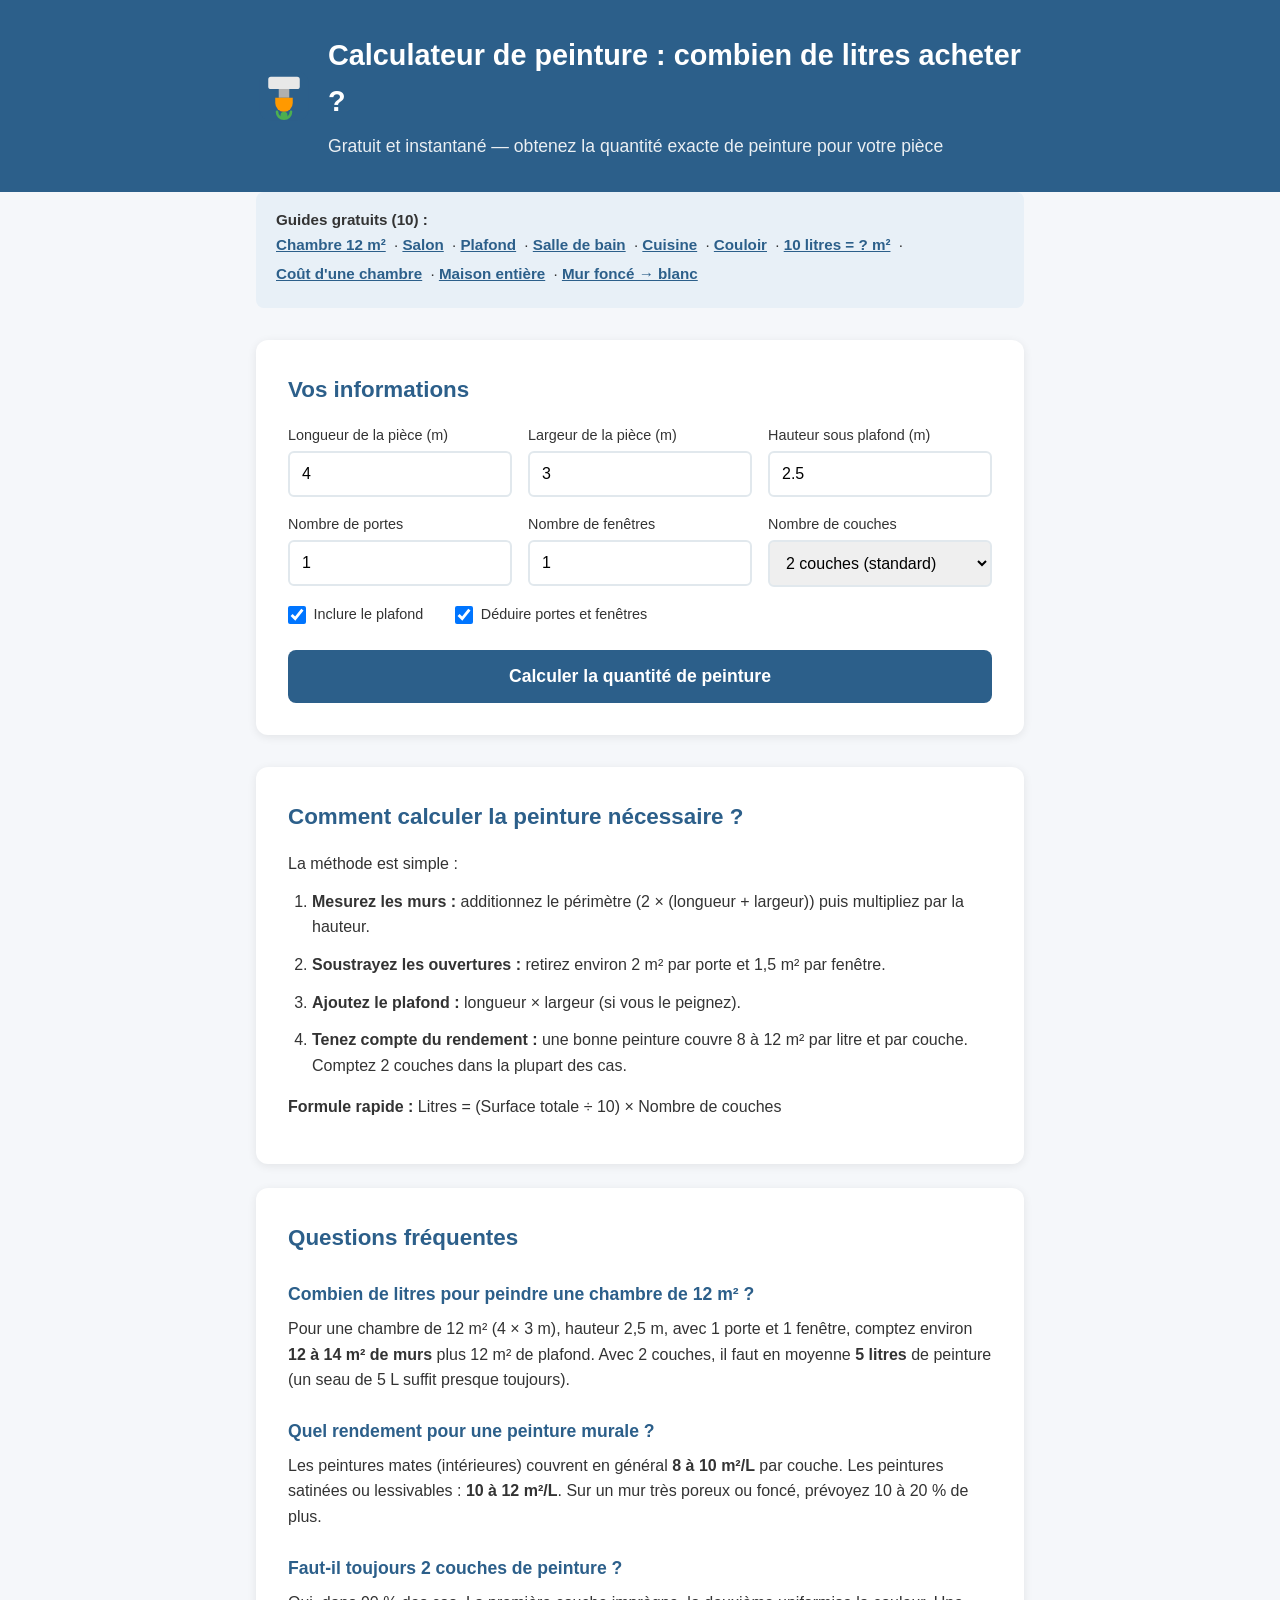
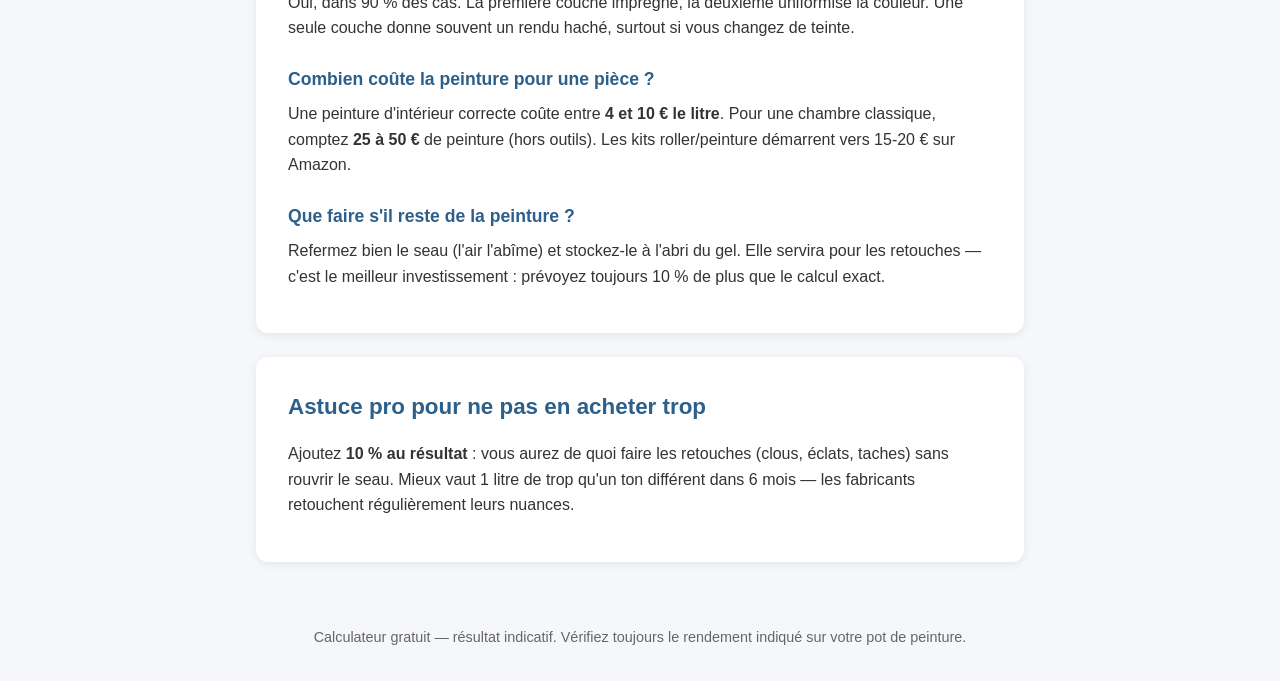
<file: index.html>
<!DOCTYPE html>
<html lang="fr">
<head>
    <meta charset="UTF-8">
    <meta name="viewport" content="width=device-width, initial-scale=1.0">
    <title>Calculateur de peinture : combien de litres pour votre pièce ?</title>
    <meta name="description" content="Calculateur gratuit : découvrez en 10 secondes combien de litres de peinture acheter pour repeindre vos murs et plafond. Formule, rendement et budget estimé.">
    <link rel="stylesheet" href="style.css">
</head>
<body>
    <header class="site-header">
        <div class="container header-flex">
            <img src="logo.svg" alt="Logo Calcul Peinture" class="logo" width="56" height="56">
            <div>
                <h1>Calculateur de peinture : combien de litres acheter ?</h1>
                <p class="subtitle">Gratuit et instantané — obtenez la quantité exacte de peinture pour votre pièce</p>
            </div>
        </div>
    </header>

    <main class="container">
        <nav class="articles-nav">
            <p><strong>Guides gratuits (10) :</strong></p>
            <p>
                <a href="chambre-12-m2.html">Chambre 12 m²</a> ·
                <a href="peinture-salon.html">Salon</a> ·
                <a href="peinture-plafond.html">Plafond</a> ·
                <a href="peinture-salle-de-bain.html">Salle de bain</a> ·
                <a href="peinture-cuisine.html">Cuisine</a> ·
                <a href="peinture-couloir.html">Couloir</a> ·
                <a href="10-litres-peinture.html">10 litres = ? m²</a> ·
                <a href="cout-peinture-chambre.html">Coût d'une chambre</a> ·
                <a href="peinture-maison-entiere.html">Maison entière</a> ·
                <a href="peintre-mur-fonce-blanc.html">Mur foncé → blanc</a>
            </p>
        </nav>

        <section class="calculator-box">
            <h2>Vos informations</h2>
            <form id="paintForm">
                <div class="form-grid">
                    <label>
                        Longueur de la pièce (m)
                        <input type="number" id="length" min="0.1" step="0.1" value="4" required>
                    </label>
                    <label>
                        Largeur de la pièce (m)
                        <input type="number" id="width" min="0.1" step="0.1" value="3" required>
                    </label>
                    <label>
                        Hauteur sous plafond (m)
                        <input type="number" id="height" min="1" step="0.1" value="2.5" required>
                    </label>
                    <label>
                        Nombre de portes
                        <input type="number" id="doors" min="0" step="1" value="1">
                    </label>
                    <label>
                        Nombre de fenêtres
                        <input type="number" id="windows" min="0" step="1" value="1">
                    </label>
                    <label>
                        Nombre de couches
                        <select id="coats">
                            <option value="1">1 couche (rarement suffisant)</option>
                            <option value="2" selected>2 couches (standard)</option>
                            <option value="3">3 couches (murs très abîmés)</option>
                        </select>
                    </label>
                </div>
                <div class="checkbox-row">
                    <label>
                        <input type="checkbox" id="paintCeiling" checked>
                        Inclure le plafond
                    </label>
                    <label>
                        <input type="checkbox" id="skipOpenings" checked>
                        Déduire portes et fenêtres
                    </label>
                </div>
                <button type="submit">Calculer la quantité de peinture</button>
            </form>

            <div id="results" class="results" hidden>
                <h2>Résultat</h2>
                <div class="result-grid">
                    <div class="result-card">
                        <span class="result-label">Surface à peindre</span>
                        <span class="result-value" id="surfaceOut"></span>
                    </div>
                    <div class="result-card">
                        <span class="result-label">Peinture nécessaire</span>
                        <span class="result-value" id="litersOut"></span>
                    </div>
                    <div class="result-card">
                        <span class="result-label">Budget estimé</span>
                        <span class="result-value" id="budgetOut"></span>
                    </div>
                </div>
                <p class="result-tip" id="tipOut"></p>
                <div class="buy-links">
                    <a href="https://www.amazon.fr/s?k=peinture+murale+blanche&tag=techiaactu21-21" target="_blank" rel="noopener">Voir les peintures sur Amazon</a>
                    <a href="https://www.amazon.fr/s?k=kit+peinture+roller&tag=techiaactu21-21" target="_blank" rel="noopener">Voir les kits roller/peinture</a>
                </div>
            </div>
        </section>

        <section class="content-box">
            <h2>Comment calculer la peinture nécessaire ?</h2>
            <p>La méthode est simple :</p>
            <ol>
                <li><strong>Mesurez les murs :</strong> additionnez le périmètre (2 × (longueur + largeur)) puis multipliez par la hauteur.</li>
                <li><strong>Soustrayez les ouvertures :</strong> retirez environ 2 m² par porte et 1,5 m² par fenêtre.</li>
                <li><strong>Ajoutez le plafond :</strong> longueur × largeur (si vous le peignez).</li>
                <li><strong>Tenez compte du rendement :</strong> une bonne peinture couvre 8 à 12 m² par litre et par couche. Comptez 2 couches dans la plupart des cas.</li>
            </ol>
            <p><strong>Formule rapide :</strong> Litres = (Surface totale ÷ 10) × Nombre de couches</p>
        </section>

        <section class="content-box faq">
            <h2>Questions fréquentes</h2>

            <h3>Combien de litres pour peindre une chambre de 12 m² ?</h3>
            <p>Pour une chambre de 12 m² (4 × 3 m), hauteur 2,5 m, avec 1 porte et 1 fenêtre, comptez environ <strong>12 à 14 m² de murs</strong> plus 12 m² de plafond. Avec 2 couches, il faut en moyenne <strong>5 litres</strong> de peinture (un seau de 5 L suffit presque toujours).</p>

            <h3>Quel rendement pour une peinture murale ?</h3>
            <p>Les peintures mates (intérieures) couvrent en général <strong>8 à 10 m²/L</strong> par couche. Les peintures satinées ou lessivables : <strong>10 à 12 m²/L</strong>. Sur un mur très poreux ou foncé, prévoyez 10 à 20 % de plus.</p>

            <h3>Faut-il toujours 2 couches de peinture ?</h3>
            <p>Oui, dans 90 % des cas. La première couche imprègne, la deuxième uniformise la couleur. Une seule couche donne souvent un rendu haché, surtout si vous changez de teinte.</p>

            <h3>Combien coûte la peinture pour une pièce ?</h3>
            <p>Une peinture d'intérieur correcte coûte entre <strong>4 et 10 € le litre</strong>. Pour une chambre classique, comptez <strong>25 à 50 €</strong> de peinture (hors outils). Les kits roller/peinture démarrent vers 15-20 € sur Amazon.</p>

            <h3>Que faire s'il reste de la peinture ?</h3>
            <p>Refermez bien le seau (l'air l'abîme) et stockez-le à l'abri du gel. Elle servira pour les retouches — c'est le meilleur investissement : prévoyez toujours 10 % de plus que le calcul exact.</p>
        </section>

        <section class="content-box">
            <h2>Astuce pro pour ne pas en acheter trop</h2>
            <p>Ajoutez <strong>10 % au résultat</strong> : vous aurez de quoi faire les retouches (clous, éclats, taches) sans rouvrir le seau. Mieux vaut 1 litre de trop qu'un ton différent dans 6 mois — les fabricants retouchent régulièrement leurs nuances.</p>
        </section>
    </main>

    <footer class="site-footer">
        <div class="container">
            <p>Calculateur gratuit — résultat indicatif. Vérifiez toujours le rendement indiqué sur votre pot de peinture.</p>
        </div>
    </footer>

    <script src="script.js"></script>
</body>
</html>
</file>
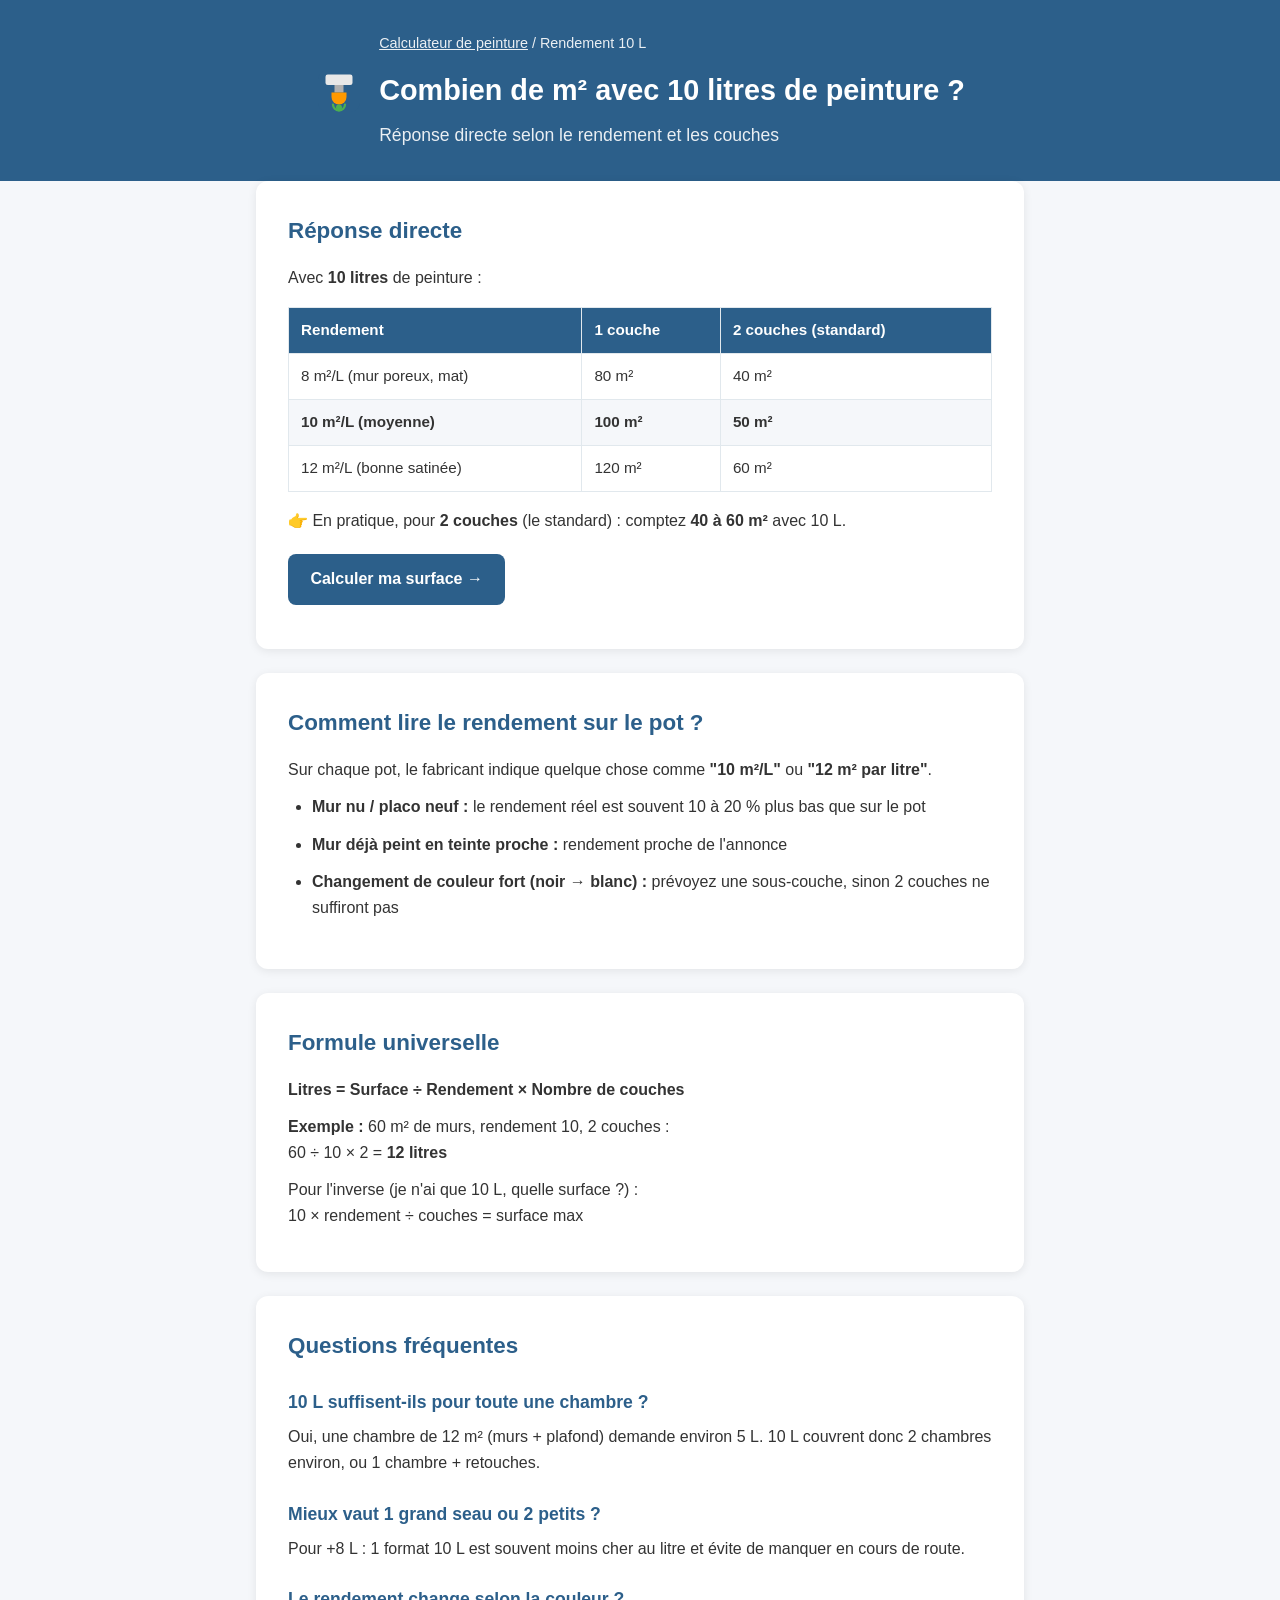
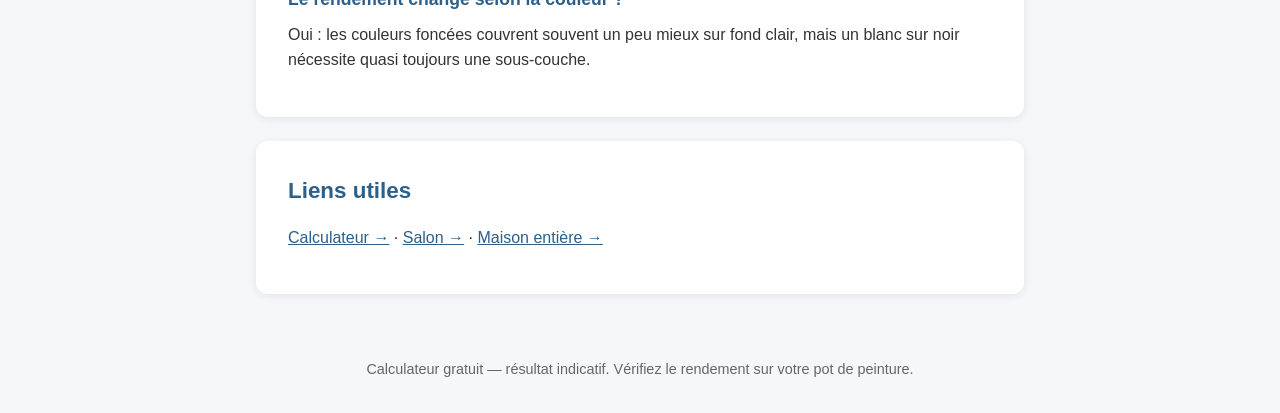
<file: 10-litres-peinture.html>
<!DOCTYPE html>
<html lang="fr">
<head>
    <meta charset="UTF-8">
    <meta name="viewport" content="width=device-width, initial-scale=1.0">
    <title>Combien m² avec 10 litres de peinture ? Rendement exact</title>
    <meta name="description" content="Combien de m² couvre 10 litres de peinture ? Réponse selon le rendement (8, 10 ou 12 m²/L) et le nombre de couches, avec tableau.">
    <link rel="stylesheet" href="style.css">
</head>
<body>
    <header class="site-header">
        <div class="container header-flex">
            <img src="logo.svg" alt="Logo" class="logo" width="48" height="48">
            <div>
                <p class="breadcrumb"><a href="index.html">Calculateur de peinture</a> / Rendement 10 L</p>
                <h1>Combien de m² avec 10 litres de peinture ?</h1>
                <p class="subtitle">Réponse directe selon le rendement et les couches</p>
            </div>
        </div>
    </header>

    <main class="container">
        <section class="content-box">
            <h2>Réponse directe</h2>
            <p>Avec <strong>10 litres</strong> de peinture :</p>
            <table class="table">
                <thead>
                    <tr><th>Rendement</th><th>1 couche</th><th>2 couches (standard)</th></tr>
                </thead>
                <tbody>
                    <tr><td>8 m²/L (mur poreux, mat)</td><td>80 m²</td><td>40 m²</td></tr>
                    <tr><td><strong>10 m²/L (moyenne)</strong></td><td><strong>100 m²</strong></td><td><strong>50 m²</strong></td></tr>
                    <tr><td>12 m²/L (bonne satinée)</td><td>120 m²</td><td>60 m²</td></tr>
                </tbody>
            </table>
            <p>👉 En pratique, pour <strong>2 couches</strong> (le standard) : comptez <strong>40 à 60 m²</strong> avec 10 L.</p>
            <p><a class="btn-link" href="index.html">Calculer ma surface →</a></p>
        </section>

        <section class="content-box">
            <h2>Comment lire le rendement sur le pot ?</h2>
            <p>Sur chaque pot, le fabricant indique quelque chose comme <strong>"10 m²/L"</strong> ou <strong>"12 m² par litre"</strong>.</p>
            <ul>
                <li><strong>Mur nu / placo neuf :</strong> le rendement réel est souvent 10 à 20 % plus bas que sur le pot</li>
                <li><strong>Mur déjà peint en teinte proche :</strong> rendement proche de l'annonce</li>
                <li><strong>Changement de couleur fort (noir → blanc) :</strong> prévoyez une sous-couche, sinon 2 couches ne suffiront pas</li>
            </ul>
        </section>

        <section class="content-box">
            <h2>Formule universelle</h2>
            <p><strong>Litres = Surface ÷ Rendement × Nombre de couches</strong></p>
            <p><strong>Exemple :</strong> 60 m² de murs, rendement 10, 2 couches :<br>
            60 ÷ 10 × 2 = <strong>12 litres</strong></p>
            <p>Pour l'inverse (je n'ai que 10 L, quelle surface ?) :<br>
            10 × rendement ÷ couches = surface max</p>
        </section>

        <section class="content-box faq">
            <h2>Questions fréquentes</h2>
            <h3>10 L suffisent-ils pour toute une chambre ?</h3>
            <p>Oui, une chambre de 12 m² (murs + plafond) demande environ 5 L. 10 L couvrent donc 2 chambres environ, ou 1 chambre + retouches.</p>
            <h3>Mieux vaut 1 grand seau ou 2 petits ?</h3>
            <p>Pour +8 L : 1 format 10 L est souvent moins cher au litre et évite de manquer en cours de route.</p>
            <h3>Le rendement change selon la couleur ?</h3>
            <p>Oui : les couleurs foncées couvrent souvent un peu mieux sur fond clair, mais un blanc sur noir nécessite quasi toujours une sous-couche.</p>
        </section>

        <section class="content-box">
            <h2>Liens utiles</h2>
            <p><a href="index.html">Calculateur →</a> · <a href="peinture-salon.html">Salon →</a> · <a href="peinture-maison-entiere.html">Maison entière →</a></p>
        </section>
    </main>

    <footer class="site-footer">
        <div class="container">
            <p>Calculateur gratuit — résultat indicatif. Vérifiez le rendement sur votre pot de peinture.</p>
        </div>
    </footer>
</body>
</html>
</file>
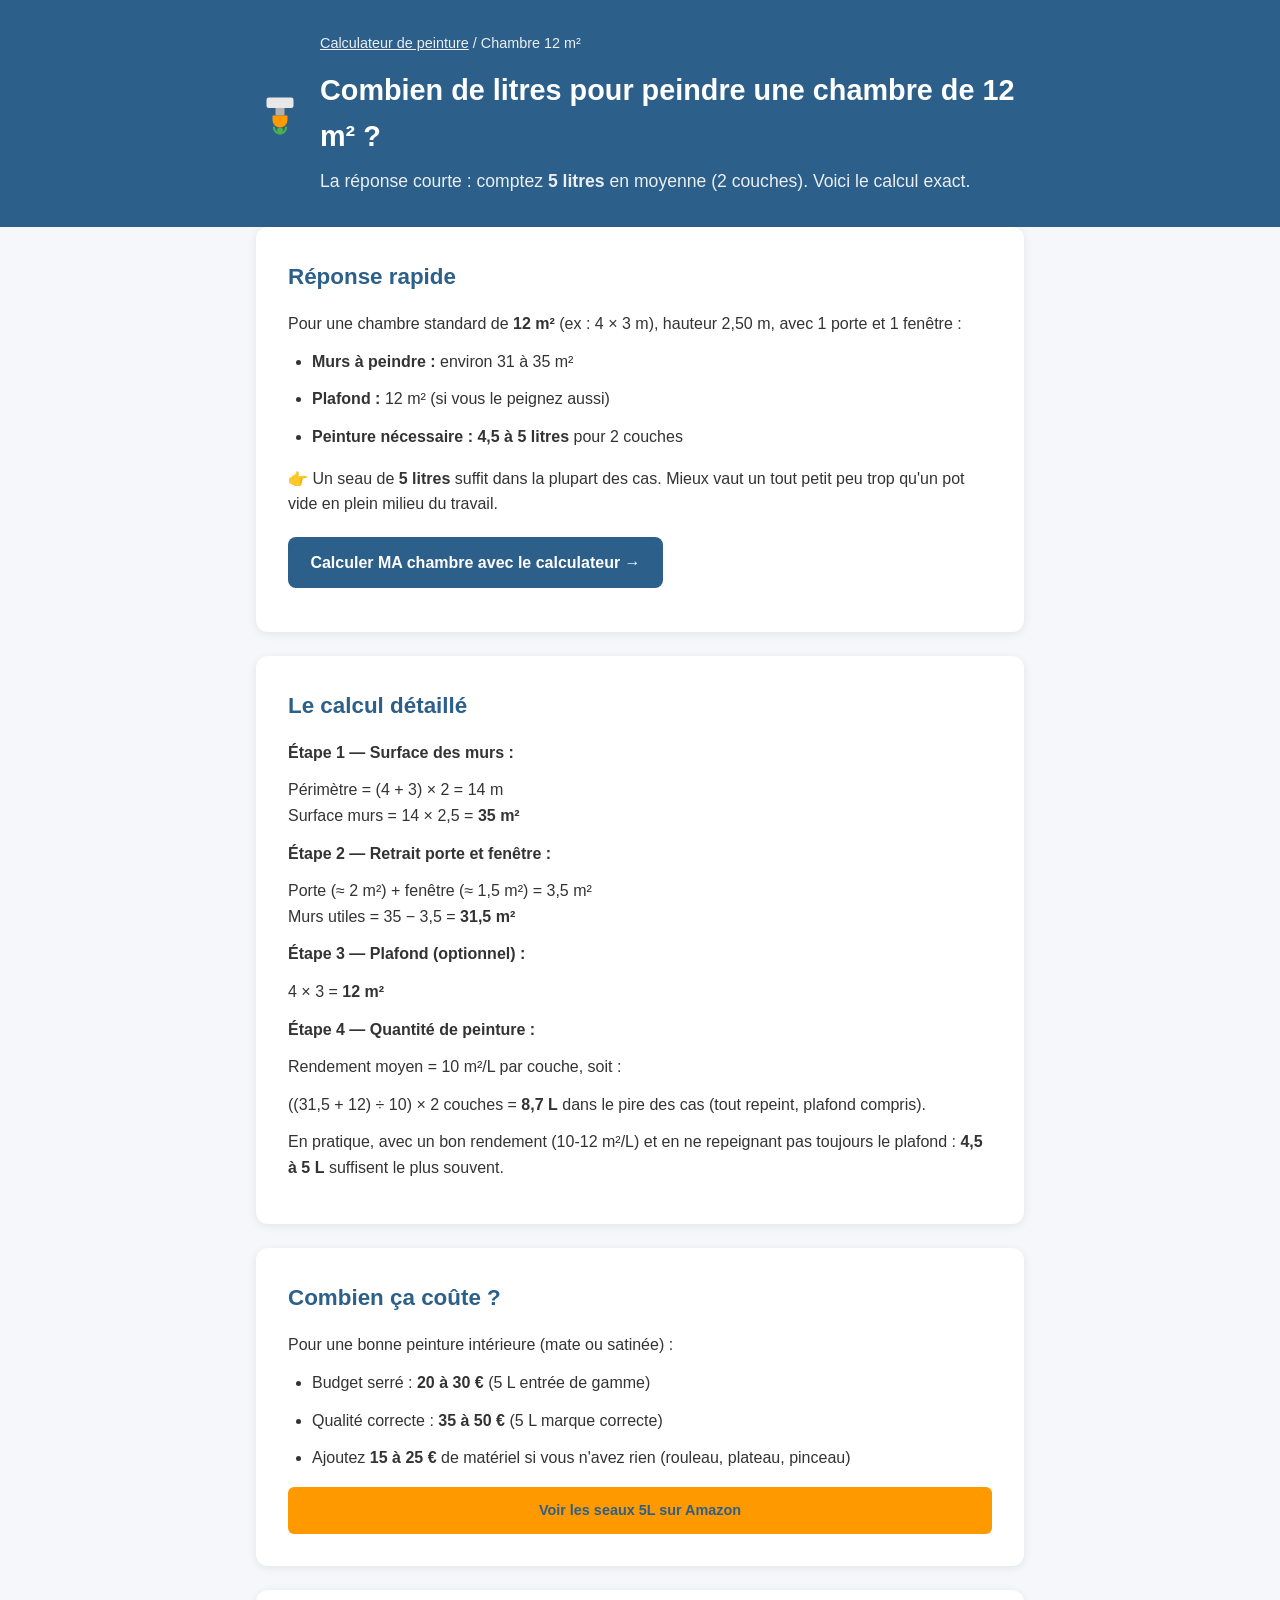
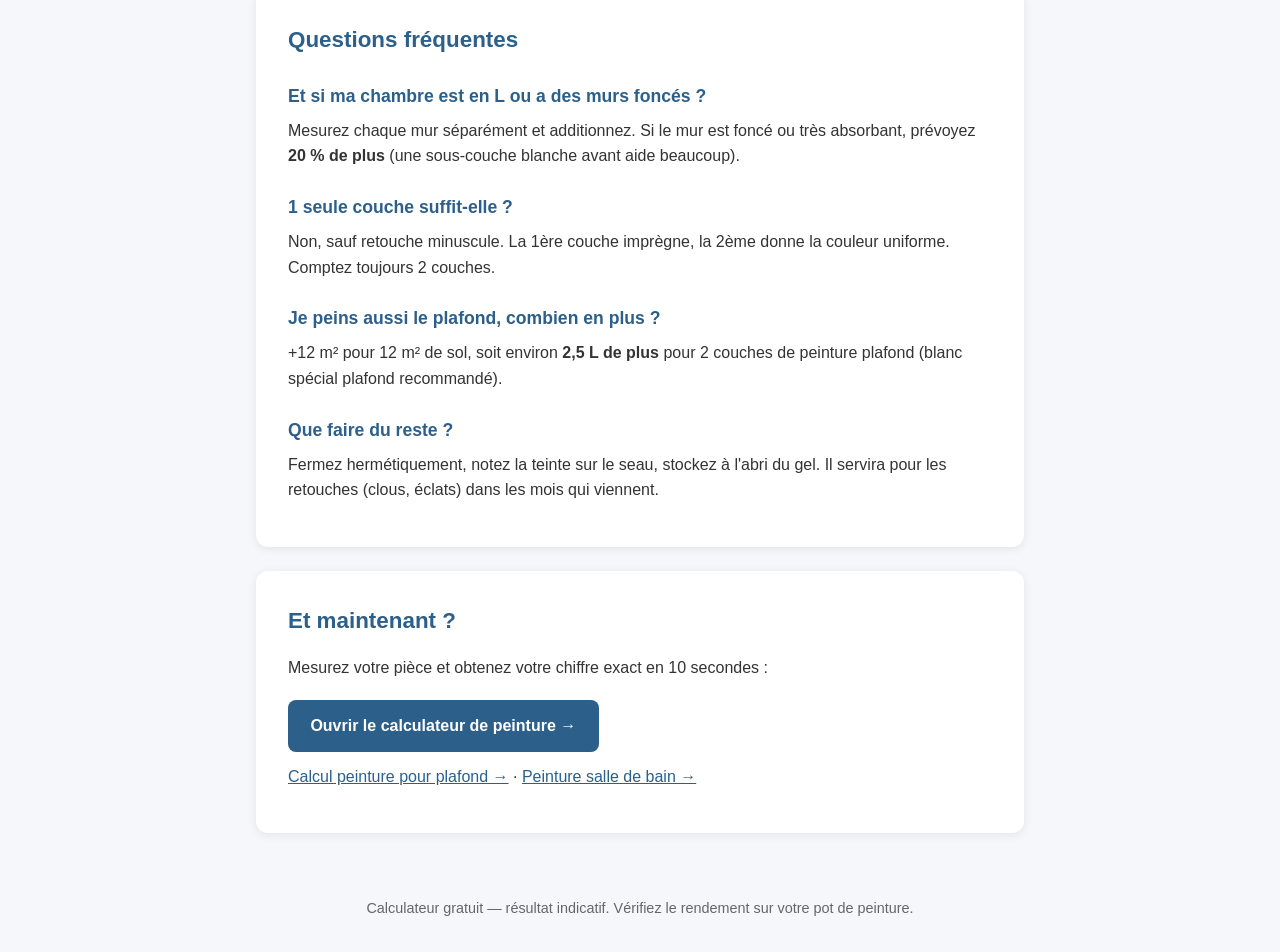
<file: chambre-12-m2.html>
<!DOCTYPE html>
<html lang="fr">
<head>
    <meta charset="UTF-8">
    <meta name="viewport" content="width=device-width, initial-scale=1.0">
    <title>Combien de litres pour peindre une chambre de 12 m² ?</title>
    <meta name="description" content="Réponse exacte : combien de litres de peinture pour une chambre de 12 m² ? Calcul détaillé murs + plafond, budget et astuce pour ne pas en acheter trop.">
    <link rel="stylesheet" href="style.css">
</head>
<body>
    <header class="site-header">
        <div class="container header-flex">
            <img src="logo.svg" alt="Logo" class="logo" width="48" height="48">
            <div>
                <p class="breadcrumb"><a href="index.html">Calculateur de peinture</a> / Chambre 12 m²</p>
                <h1>Combien de litres pour peindre une chambre de 12 m² ?</h1>
                <p class="subtitle">La réponse courte : comptez <strong>5 litres</strong> en moyenne (2 couches). Voici le calcul exact.</p>
            </div>
        </div>
    </header>

    <main class="container">
        <section class="content-box">
            <h2>Réponse rapide</h2>
            <p>Pour une chambre standard de <strong>12 m²</strong> (ex : 4 × 3 m), hauteur 2,50 m, avec 1 porte et 1 fenêtre :</p>
            <ul>
                <li><strong>Murs à peindre :</strong> environ 31 à 35 m²</li>
                <li><strong>Plafond :</strong> 12 m² (si vous le peignez aussi)</li>
                <li><strong>Peinture nécessaire :</strong> <strong>4,5 à 5 litres</strong> pour 2 couches</li>
            </ul>
            <p>👉 Un seau de <strong>5 litres</strong> suffit dans la plupart des cas. Mieux vaut un tout petit peu trop qu'un pot vide en plein milieu du travail.</p>
            <p><a class="btn-link" href="index.html">Calculer MA chambre avec le calculateur →</a></p>
        </section>

        <section class="content-box">
            <h2>Le calcul détaillé</h2>
            <p><strong>Étape 1 — Surface des murs :</strong></p>
            <p>Périmètre = (4 + 3) × 2 = 14 m<br>
            Surface murs = 14 × 2,5 = <strong>35 m²</strong></p>
            <p><strong>Étape 2 — Retrait porte et fenêtre :</strong></p>
            <p>Porte (≈ 2 m²) + fenêtre (≈ 1,5 m²) = 3,5 m²<br>
            Murs utiles = 35 − 3,5 = <strong>31,5 m²</strong></p>
            <p><strong>Étape 3 — Plafond (optionnel) :</strong></p>
            <p>4 × 3 = <strong>12 m²</strong></p>
            <p><strong>Étape 4 — Quantité de peinture :</strong></p>
            <p>Rendement moyen = 10 m²/L par couche, soit :</p>
            <p>((31,5 + 12) ÷ 10) × 2 couches = <strong>8,7 L</strong> dans le pire des cas (tout repeint, plafond compris).</p>
            <p>En pratique, avec un bon rendement (10-12 m²/L) et en ne repeignant pas toujours le plafond : <strong>4,5 à 5 L</strong> suffisent le plus souvent.</p>
        </section>

        <section class="content-box">
            <h2>Combien ça coûte ?</h2>
            <p>Pour une bonne peinture intérieure (mate ou satinée) :</p>
            <ul>
                <li>Budget serré : <strong>20 à 30 €</strong> (5 L entrée de gamme)</li>
                <li>Qualité correcte : <strong>35 à 50 €</strong> (5 L marque correcte)</li>
                <li>Ajoutez <strong>15 à 25 €</strong> de matériel si vous n'avez rien (rouleau, plateau, pinceau)</li>
            </ul>
            <div class="buy-links">
                <a href="https://www.amazon.fr/s?k=peinture+interieur+5L&tag=techiaactu21-21" target="_blank" rel="noopener">Voir les seaux 5L sur Amazon</a>
            </div>
        </section>

        <section class="content-box faq">
            <h2>Questions fréquentes</h2>

            <h3>Et si ma chambre est en L ou a des murs foncés ?</h3>
            <p>Mesurez chaque mur séparément et additionnez. Si le mur est foncé ou très absorbant, prévoyez <strong>20 % de plus</strong> (une sous-couche blanche avant aide beaucoup).</p>

            <h3>1 seule couche suffit-elle ?</h3>
            <p>Non, sauf retouche minuscule. La 1ère couche imprègne, la 2ème donne la couleur uniforme. Comptez toujours 2 couches.</p>

            <h3>Je peins aussi le plafond, combien en plus ?</h3>
            <p>+12 m² pour 12 m² de sol, soit environ <strong>2,5 L de plus</strong> pour 2 couches de peinture plafond (blanc spécial plafond recommandé).</p>

            <h3>Que faire du reste ?</h3>
            <p>Fermez hermétiquement, notez la teinte sur le seau, stockez à l'abri du gel. Il servira pour les retouches (clous, éclats) dans les mois qui viennent.</p>
        </section>

        <section class="content-box">
            <h2>Et maintenant ?</h2>
            <p>Mesurez votre pièce et obtenez votre chiffre exact en 10 secondes :</p>
            <p><a class="btn-link" href="index.html">Ouvrir le calculateur de peinture →</a></p>
            <p><a href="peinture-plafond.html">Calcul peinture pour plafond →</a> · <a href="peinture-salle-de-bain.html">Peinture salle de bain →</a></p>
        </section>
    </main>

    <footer class="site-footer">
        <div class="container">
            <p>Calculateur gratuit — résultat indicatif. Vérifiez le rendement sur votre pot de peinture.</p>
        </div>
    </footer>
</body>
</html>
</file>
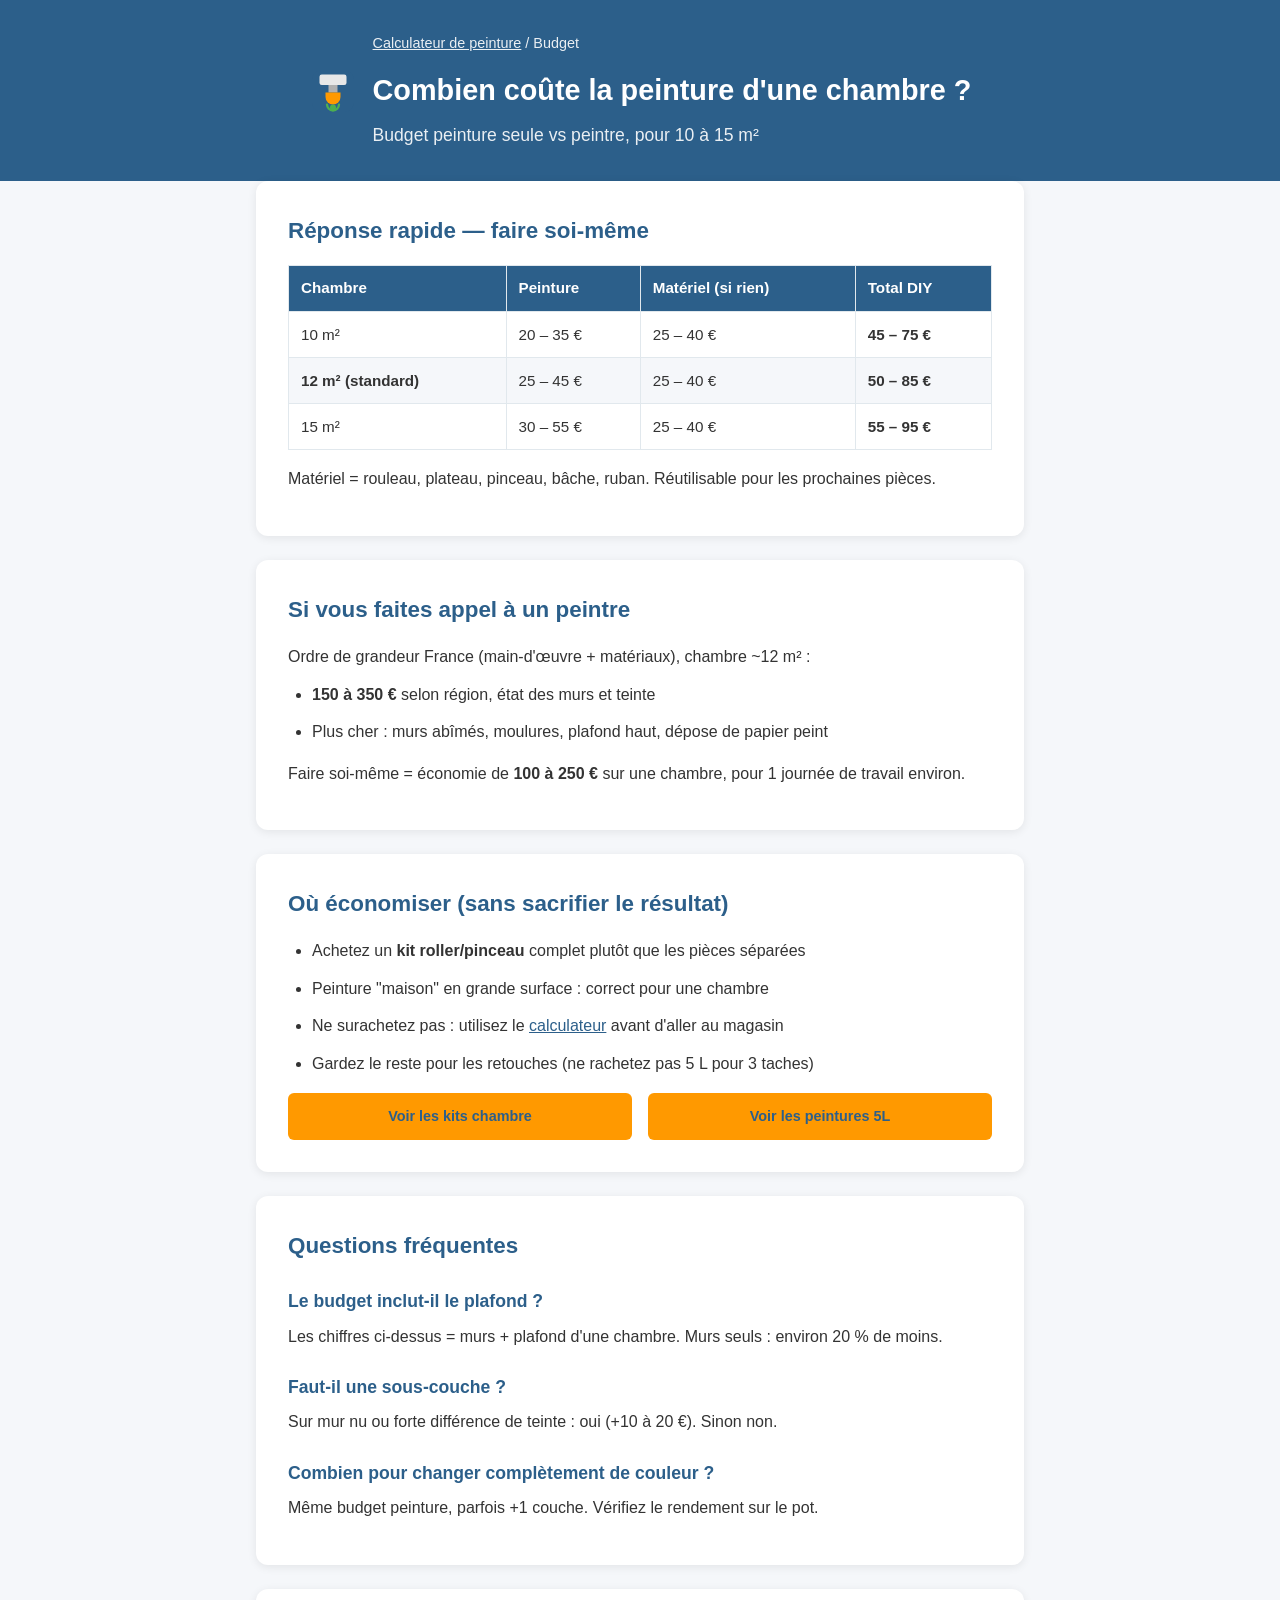
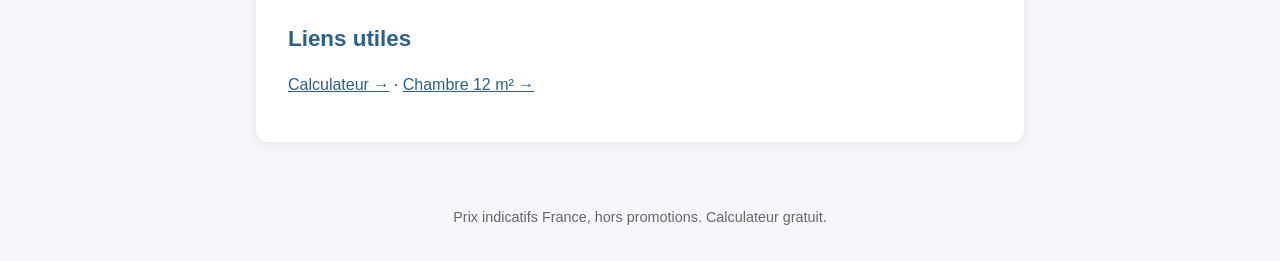
<file: cout-peinture-chambre.html>
<!DOCTYPE html>
<html lang="fr">
<head>
    <meta charset="UTF-8">
    <meta name="viewport" content="width=device-width, initial-scale=1.0">
    <title>Combien coûte la peinture d'une chambre ? Budget 2026</title>
    <meta name="description" content="Combien coûte la peinture d'une chambre ? Budget détaillé : peinture, matériel, temps. Exemples pour 10, 12, 15 m² avec et sans aide d'un peintre.">
    <link rel="stylesheet" href="style.css">
</head>
<body>
    <header class="site-header">
        <div class="container header-flex">
            <img src="logo.svg" alt="Logo" class="logo" width="48" height="48">
            <div>
                <p class="breadcrumb"><a href="index.html">Calculateur de peinture</a> / Budget</p>
                <h1>Combien coûte la peinture d'une chambre ?</h1>
                <p class="subtitle">Budget peinture seule vs peintre, pour 10 à 15 m²</p>
            </div>
        </div>
    </header>

    <main class="container">
        <section class="content-box">
            <h2>Réponse rapide — faire soi-même</h2>
            <table class="table">
                <thead>
                    <tr><th>Chambre</th><th>Peinture</th><th>Matériel (si rien)</th><th>Total DIY</th></tr>
                </thead>
                <tr>
                    <td>10 m²</td><td>20 – 35 €</td><td>25 – 40 €</td><td><strong>45 – 75 €</strong></td>
                </tr>
                <tr>
                    <td><strong>12 m² (standard)</strong></td><td>25 – 45 €</td><td>25 – 40 €</td><td><strong>50 – 85 €</strong></td>
                </tr>
                <tr>
                    <td>15 m²</td><td>30 – 55 €</td><td>25 – 40 €</td><td><strong>55 – 95 €</strong></td>
                </tr>
            </table>
            <p>Matériel = rouleau, plateau, pinceau, bâche, ruban. Réutilisable pour les prochaines pièces.</p>
        </section>

        <section class="content-box">
            <h2>Si vous faites appel à un peintre</h2>
            <p>Ordre de grandeur France (main-d'œuvre + matériaux), chambre ~12 m² :</p>
            <ul>
                <li><strong>150 à 350 €</strong> selon région, état des murs et teinte</li>
                <li>Plus cher : murs abîmés, moulures, plafond haut, dépose de papier peint</li>
            </ul>
            <p>Faire soi-même = économie de <strong>100 à 250 €</strong> sur une chambre, pour 1 journée de travail environ.</p>
        </section>

        <section class="content-box">
            <h2>Où économiser (sans sacrifier le résultat)</h2>
            <ul>
                <li>Achetez un <strong>kit roller/pinceau</strong> complet plutôt que les pièces séparées</li>
                <li>Peinture "maison" en grande surface : correct pour une chambre</li>
                <li>Ne surachetez pas : utilisez le <a href="index.html">calculateur</a> avant d'aller au magasin</li>
                <li>Gardez le reste pour les retouches (ne rachetez pas 5 L pour 3 taches)</li>
            </ul>
            <div class="buy-links">
                <a href="https://www.amazon.fr/s?k=kit+peinture+chambre&tag=techiaactu21-21" target="_blank" rel="noopener">Voir les kits chambre</a>
                <a href="https://www.amazon.fr/s?k=peinture+interieur+5L&tag=techiaactu21-21" target="_blank" rel="noopener">Voir les peintures 5L</a>
            </div>
        </section>

        <section class="content-box faq">
            <h2>Questions fréquentes</h2>
            <h3>Le budget inclut-il le plafond ?</h3>
            <p>Les chiffres ci-dessus = murs + plafond d'une chambre. Murs seuls : environ 20 % de moins.</p>
            <h3>Faut-il une sous-couche ?</h3>
            <p>Sur mur nu ou forte différence de teinte : oui (+10 à 20 €). Sinon non.</p>
            <h3>Combien pour changer complètement de couleur ?</h3>
            <p>Même budget peinture, parfois +1 couche. Vérifiez le rendement sur le pot.</p>
        </section>

        <section class="content-box">
            <h2>Liens utiles</h2>
            <p><a href="index.html">Calculateur →</a> · <a href="chambre-12-m2.html">Chambre 12 m² →</a></p>
        </section>
    </main>

    <footer class="site-footer">
        <div class="container">
            <p>Prix indicatifs France, hors promotions. Calculateur gratuit.</p>
        </div>
    </footer>
</body>
</html>
</file>
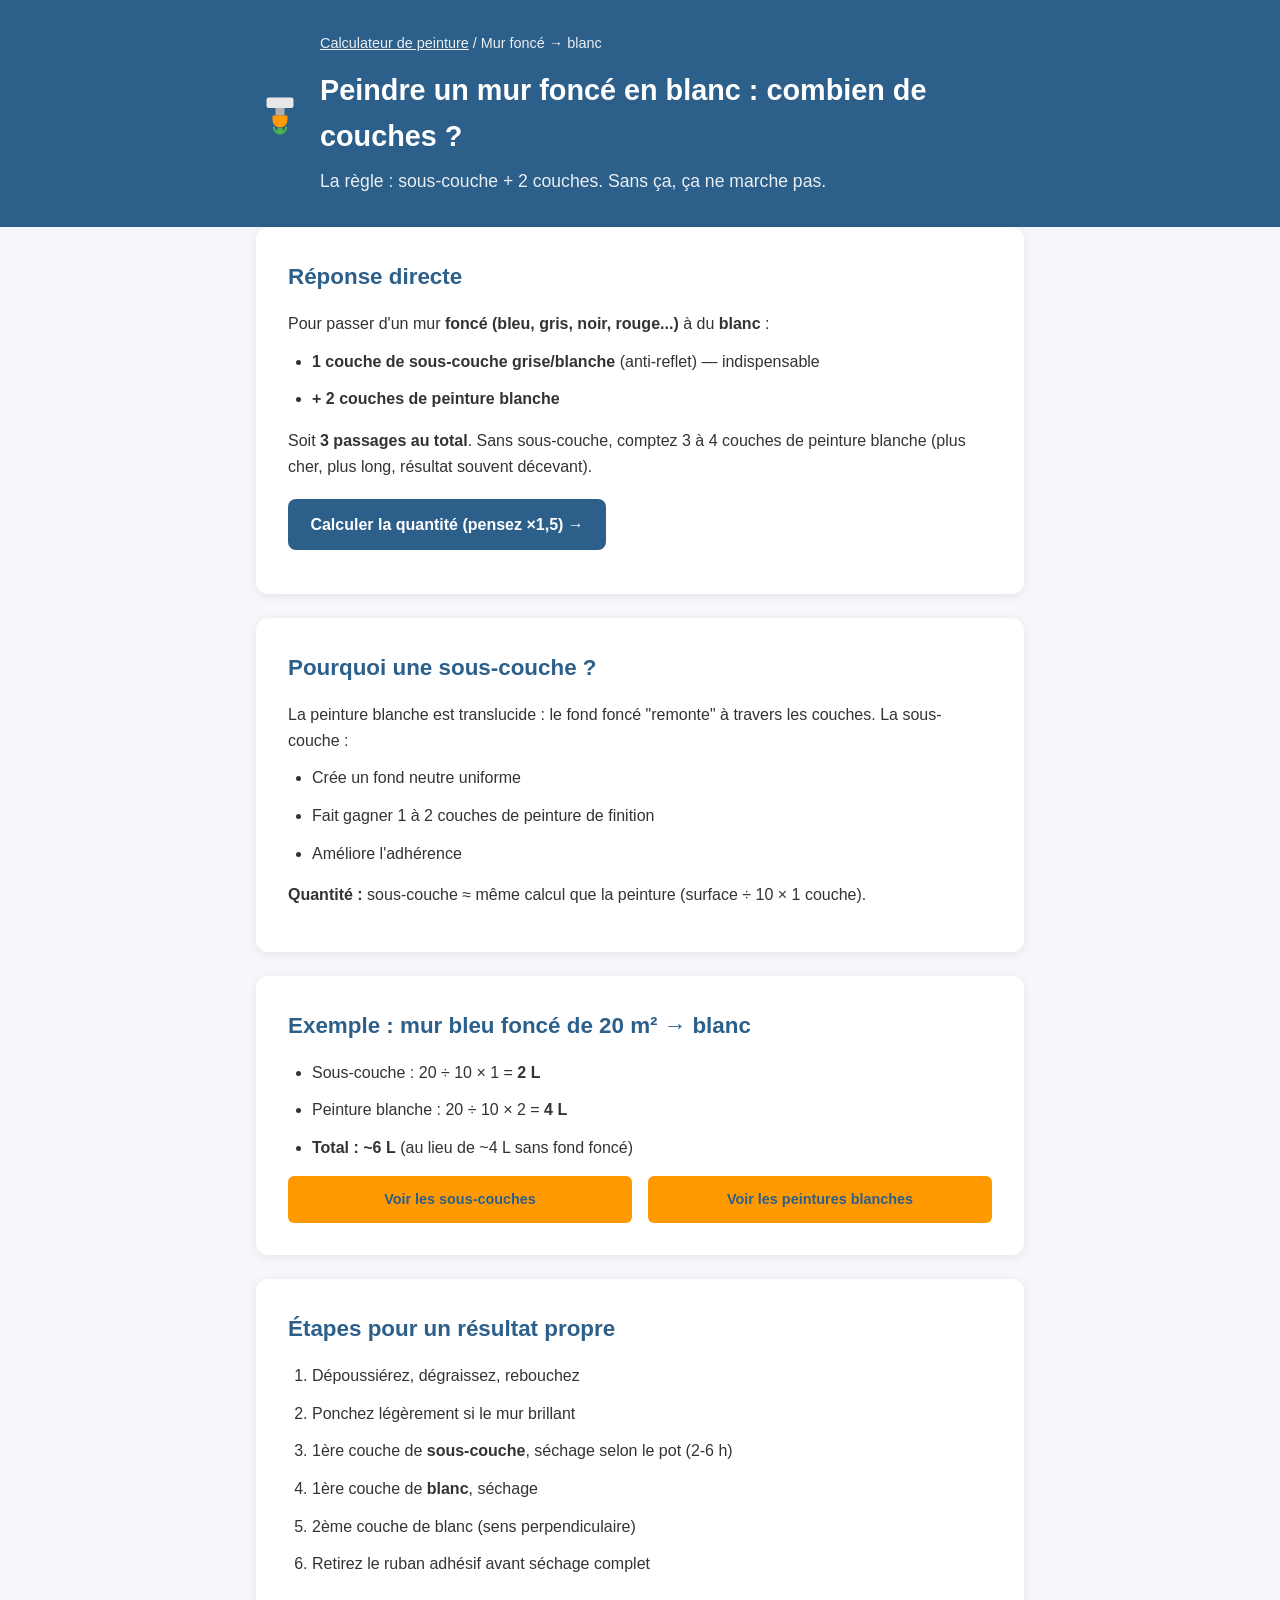
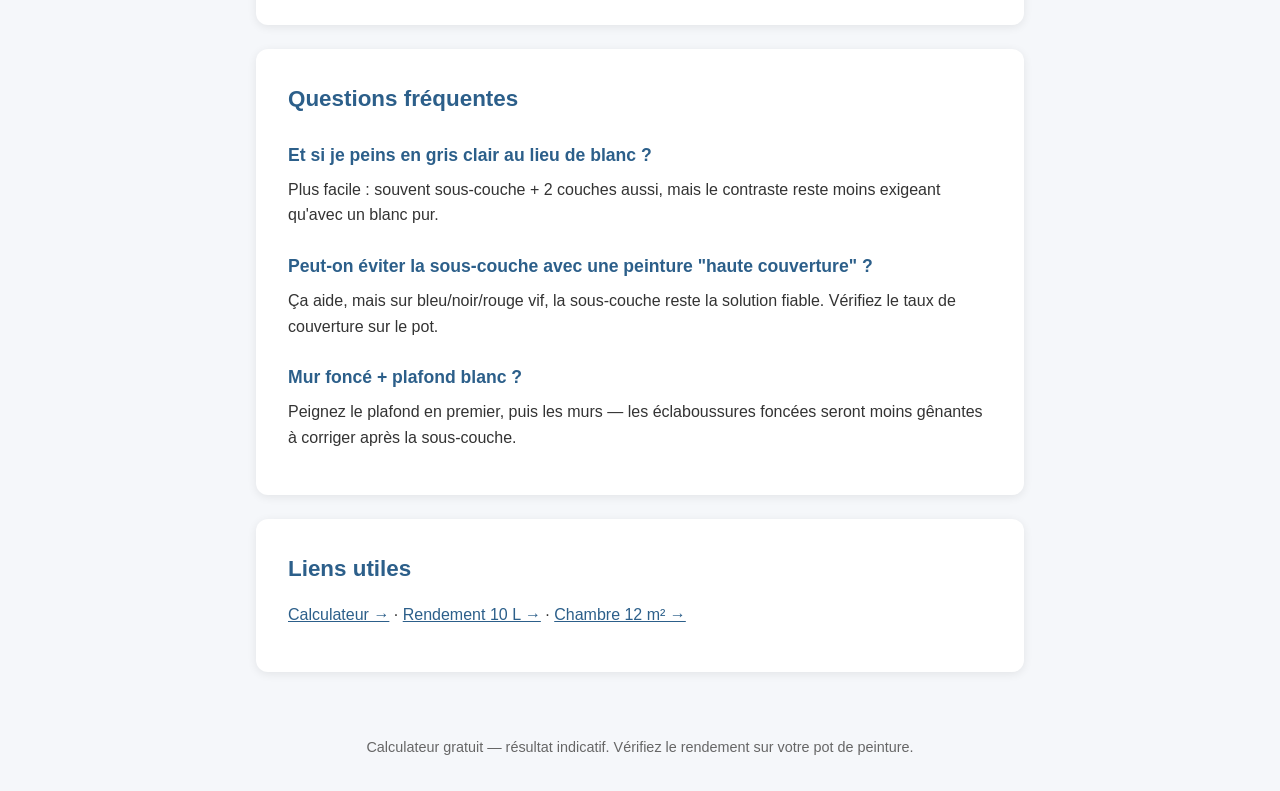
<file: peintre-mur-fonce-blanc.html>
<!DOCTYPE html>
<html lang="fr">
<head>
    <meta charset="UTF-8">
    <meta name="viewport" content="width=device-width, initial-scale=1.0">
    <title>Peindre un mur foncé en blanc : combien de couches et de peinture ?</title>
    <meta name="description" content="Comment peindre un mur foncé en blanc sans qu'il transparaisse ? Nombre de couches, sous-couche obligatoire, quantité de peinture et astuces.">
    <link rel="stylesheet" href="style.css">
</head>
<body>
    <header class="site-header">
        <div class="container header-flex">
            <img src="logo.svg" alt="Logo" class="logo" width="48" height="48">
            <div>
                <p class="breadcrumb"><a href="index.html">Calculateur de peinture</a> / Mur foncé → blanc</p>
                <h1>Peindre un mur foncé en blanc : combien de couches ?</h1>
                <p class="subtitle">La règle : sous-couche + 2 couches. Sans ça, ça ne marche pas.</p>
            </div>
        </div>
    </header>

    <main class="container">
        <section class="content-box">
            <h2>Réponse directe</h2>
            <p>Pour passer d'un mur <strong>foncé (bleu, gris, noir, rouge...)</strong> à du <strong>blanc</strong> :</p>
            <ul>
                <li><strong>1 couche de sous-couche grise/blanche</strong> (anti-reflet) — indispensable</li>
                <li><strong>+ 2 couches de peinture blanche</strong></li>
            </ul>
            <p>Soit <strong>3 passages au total</strong>. Sans sous-couche, comptez 3 à 4 couches de peinture blanche (plus cher, plus long, résultat souvent décevant).</p>
            <p><a class="btn-link" href="index.html">Calculer la quantité (pensez ×1,5) →</a></p>
        </section>

        <section class="content-box">
            <h2>Pourquoi une sous-couche ?</h2>
            <p>La peinture blanche est translucide : le fond foncé "remonte" à travers les couches. La sous-couche :</p>
            <ul>
                <li>Crée un fond neutre uniforme</li>
                <li>Fait gagner 1 à 2 couches de peinture de finition</li>
                <li>Améliore l'adhérence</li>
            </ul>
            <p><strong>Quantité :</strong> sous-couche ≈ même calcul que la peinture (surface ÷ 10 × 1 couche).</p>
        </section>

        <section class="content-box">
            <h2>Exemple : mur bleu foncé de 20 m² → blanc</h2>
            <ul>
                <li>Sous-couche : 20 ÷ 10 × 1 = <strong>2 L</strong></li>
                <li>Peinture blanche : 20 ÷ 10 × 2 = <strong>4 L</strong></li>
                <li><strong>Total : ~6 L</strong> (au lieu de ~4 L sans fond foncé)</li>
            </ul>
            <div class="buy-links">
                <a href="https://www.amazon.fr/s?k=sous+couche+blanche+peinture&tag=techiaactu21-21" target="_blank" rel="noopener">Voir les sous-couches</a>
                <a href="https://www.amazon.fr/s?k=peinture+blanche+mur&tag=techiaactu21-21" target="_blank" rel="noopener">Voir les peintures blanches</a>
            </div>
        </section>

        <section class="content-box">
            <h2>Étapes pour un résultat propre</h2>
            <ol>
                <li>Dépoussiérez, dégraissez, rebouchez</li>
                <li>Ponchez légèrement si le mur brillant</li>
                <li>1ère couche de <strong>sous-couche</strong>, séchage selon le pot (2-6 h)</li>
                <li>1ère couche de <strong>blanc</strong>, séchage</li>
                <li>2ème couche de blanc (sens perpendiculaire)</li>
                <li>Retirez le ruban adhésif avant séchage complet</li>
            </ol>
        </section>

        <section class="content-box faq">
            <h2>Questions fréquentes</h2>
            <h3>Et si je peins en gris clair au lieu de blanc ?</h3>
            <p>Plus facile : souvent sous-couche + 2 couches aussi, mais le contraste reste moins exigeant qu'avec un blanc pur.</p>
            <h3>Peut-on éviter la sous-couche avec une peinture "haute couverture" ?</h3>
            <p>Ça aide, mais sur bleu/noir/rouge vif, la sous-couche reste la solution fiable. Vérifiez le taux de couverture sur le pot.</p>
            <h3>Mur foncé + plafond blanc ?</h3>
            <p>Peignez le plafond en premier, puis les murs — les éclaboussures foncées seront moins gênantes à corriger après la sous-couche.</p>
        </section>

        <section class="content-box">
            <h2>Liens utiles</h2>
            <p><a href="index.html">Calculateur →</a> · <a href="10-litres-peinture.html">Rendement 10 L →</a> · <a href="chambre-12-m2.html">Chambre 12 m² →</a></p>
        </section>
    </main>

    <footer class="site-footer">
        <div class="container">
            <p>Calculateur gratuit — résultat indicatif. Vérifiez le rendement sur votre pot de peinture.</p>
        </div>
    </footer>
</body>
</html>
</file>
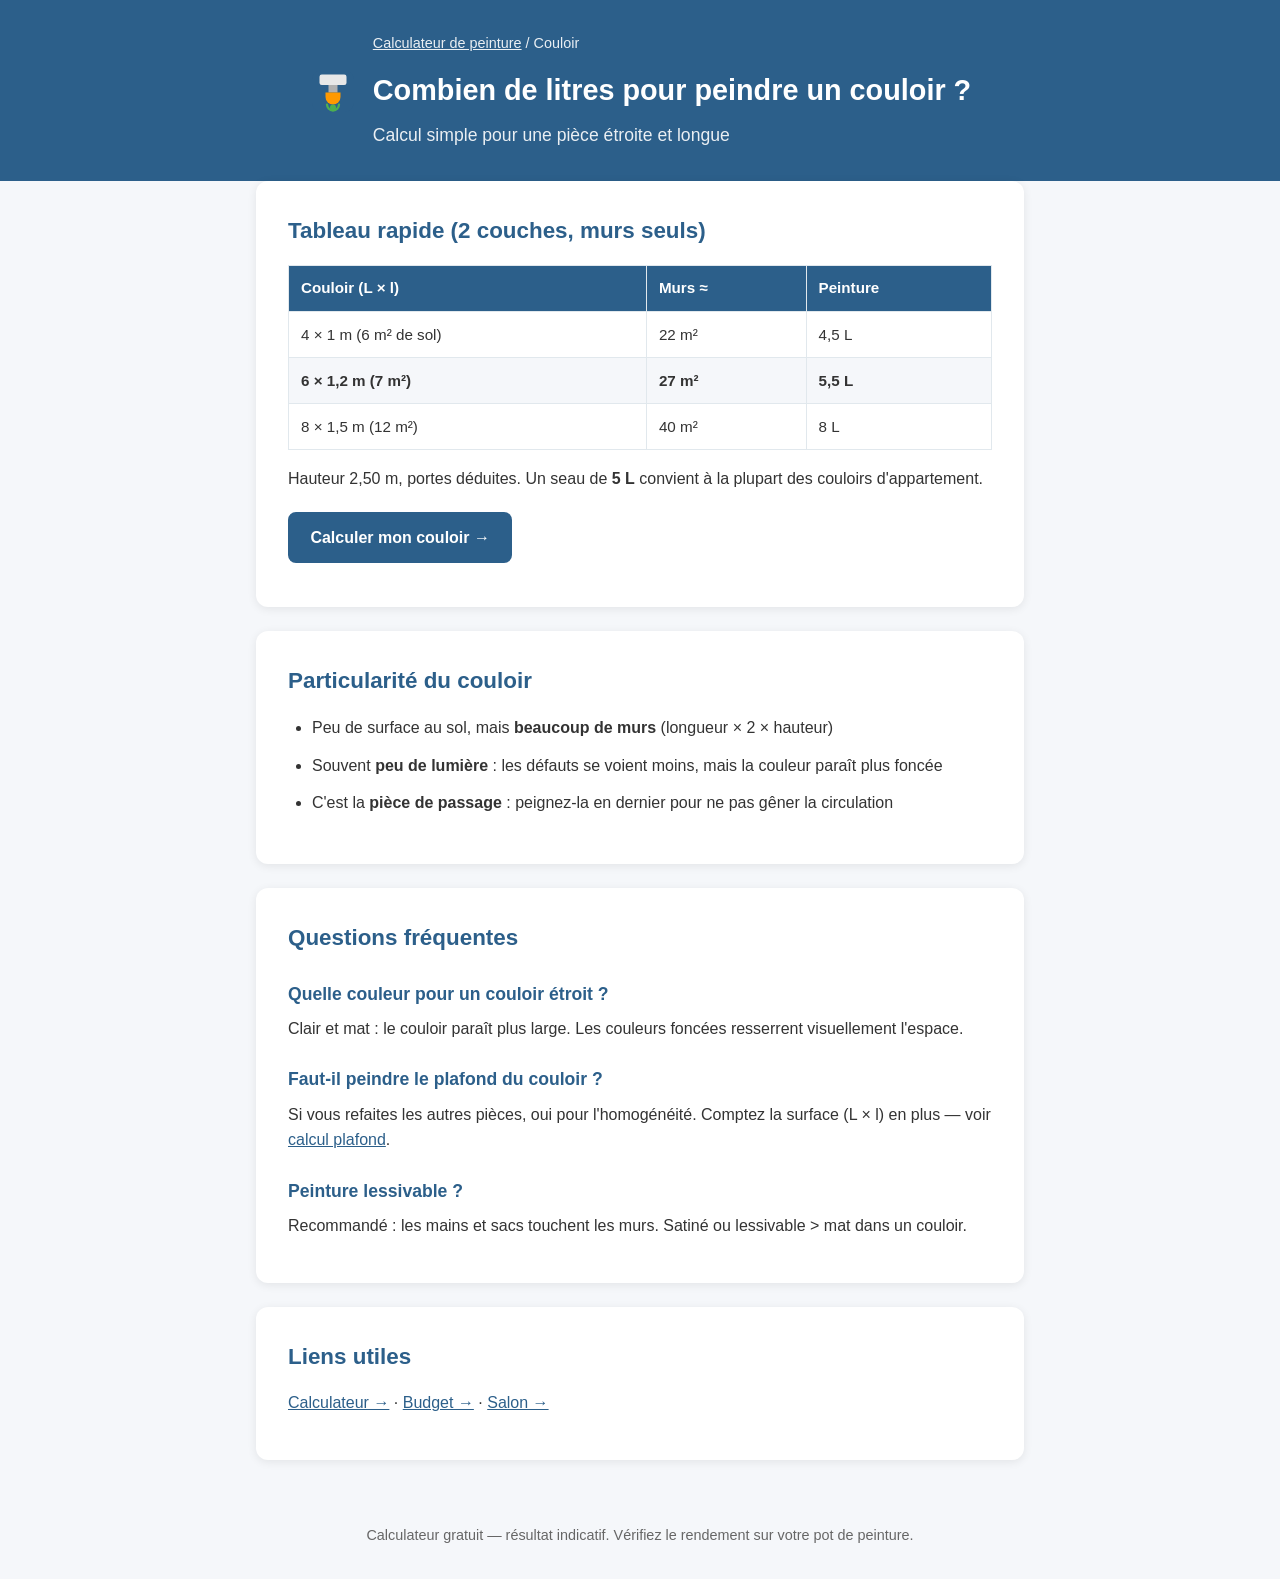
<file: peinture-couloir.html>
<!DOCTYPE html>
<html lang="fr">
<head>
    <meta charset="UTF-8">
    <meta name="viewport" content="width=device-width, initial-scale=1.0">
    <title>Combien de litres pour peindre un couloir ?</title>
    <meta name="description" content="Calcul peinture couloir : combien de litres pour un couloir de 6, 10 ou 15 m² ? Surface murs, quantité, budget et conseils passage.">
    <link rel="stylesheet" href="style.css">
</head>
<body>
    <header class="site-header">
        <div class="container header-flex">
            <img src="logo.svg" alt="Logo" class="logo" width="48" height="48">
            <div>
                <p class="breadcrumb"><a href="index.html">Calculateur de peinture</a> / Couloir</p>
                <h1>Combien de litres pour peindre un couloir ?</h1>
                <p class="subtitle">Calcul simple pour une pièce étroite et longue</p>
            </div>
        </div>
    </header>

    <main class="container">
        <section class="content-box">
            <h2>Tableau rapide (2 couches, murs seuls)</h2>
            <table class="table">
                <thead>
                    <tr><th>Couloir (L × l)</th><th>Murs ≈</th><th>Peinture</th></tr>
                </thead>
                <tbody>
                    <tr><td>4 × 1 m (6 m² de sol)</td><td>22 m²</td><td>4,5 L</td></tr>
                    <tr><td><strong>6 × 1,2 m (7 m²)</strong></td><td><strong>27 m²</strong></td><td><strong>5,5 L</strong></td></tr>
                    <tr><td>8 × 1,5 m (12 m²)</td><td>40 m²</td><td>8 L</td></tr>
                </tbody>
            </table>
            <p>Hauteur 2,50 m, portes déduites. Un seau de <strong>5 L</strong> convient à la plupart des couloirs d'appartement.</p>
            <p><a class="btn-link" href="index.html">Calculer mon couloir →</a></p>
        </section>

        <section class="content-box">
            <h2>Particularité du couloir</h2>
            <ul>
                <li>Peu de surface au sol, mais <strong>beaucoup de murs</strong> (longueur × 2 × hauteur)</li>
                <li>Souvent <strong>peu de lumière</strong> : les défauts se voient moins, mais la couleur paraît plus foncée</li>
                <li>C'est la <strong>pièce de passage</strong> : peignez-la en dernier pour ne pas gêner la circulation</li>
            </ul>
        </section>

        <section class="content-box faq">
            <h2>Questions fréquentes</h2>
            <h3>Quelle couleur pour un couloir étroit ?</h3>
            <p>Clair et mat : le couloir paraît plus large. Les couleurs foncées resserrent visuellement l'espace.</p>
            <h3>Faut-il peindre le plafond du couloir ?</h3>
            <p>Si vous refaites les autres pièces, oui pour l'homogénéité. Comptez la surface (L × l) en plus — voir <a href="peinture-plafond.html">calcul plafond</a>.</p>
            <h3>Peinture lessivable ?</h3>
            <p>Recommandé : les mains et sacs touchent les murs. Satiné ou lessivable > mat dans un couloir.</p>
        </section>

        <section class="content-box">
            <h2>Liens utiles</h2>
            <p><a href="index.html">Calculateur →</a> · <a href="cout-peinture-chambre.html">Budget →</a> · <a href="peinture-salon.html">Salon →</a></p>
        </section>
    </main>

    <footer class="site-footer">
        <div class="container">
            <p>Calculateur gratuit — résultat indicatif. Vérifiez le rendement sur votre pot de peinture.</p>
        </div>
    </footer>
</body>
</html>
</file>
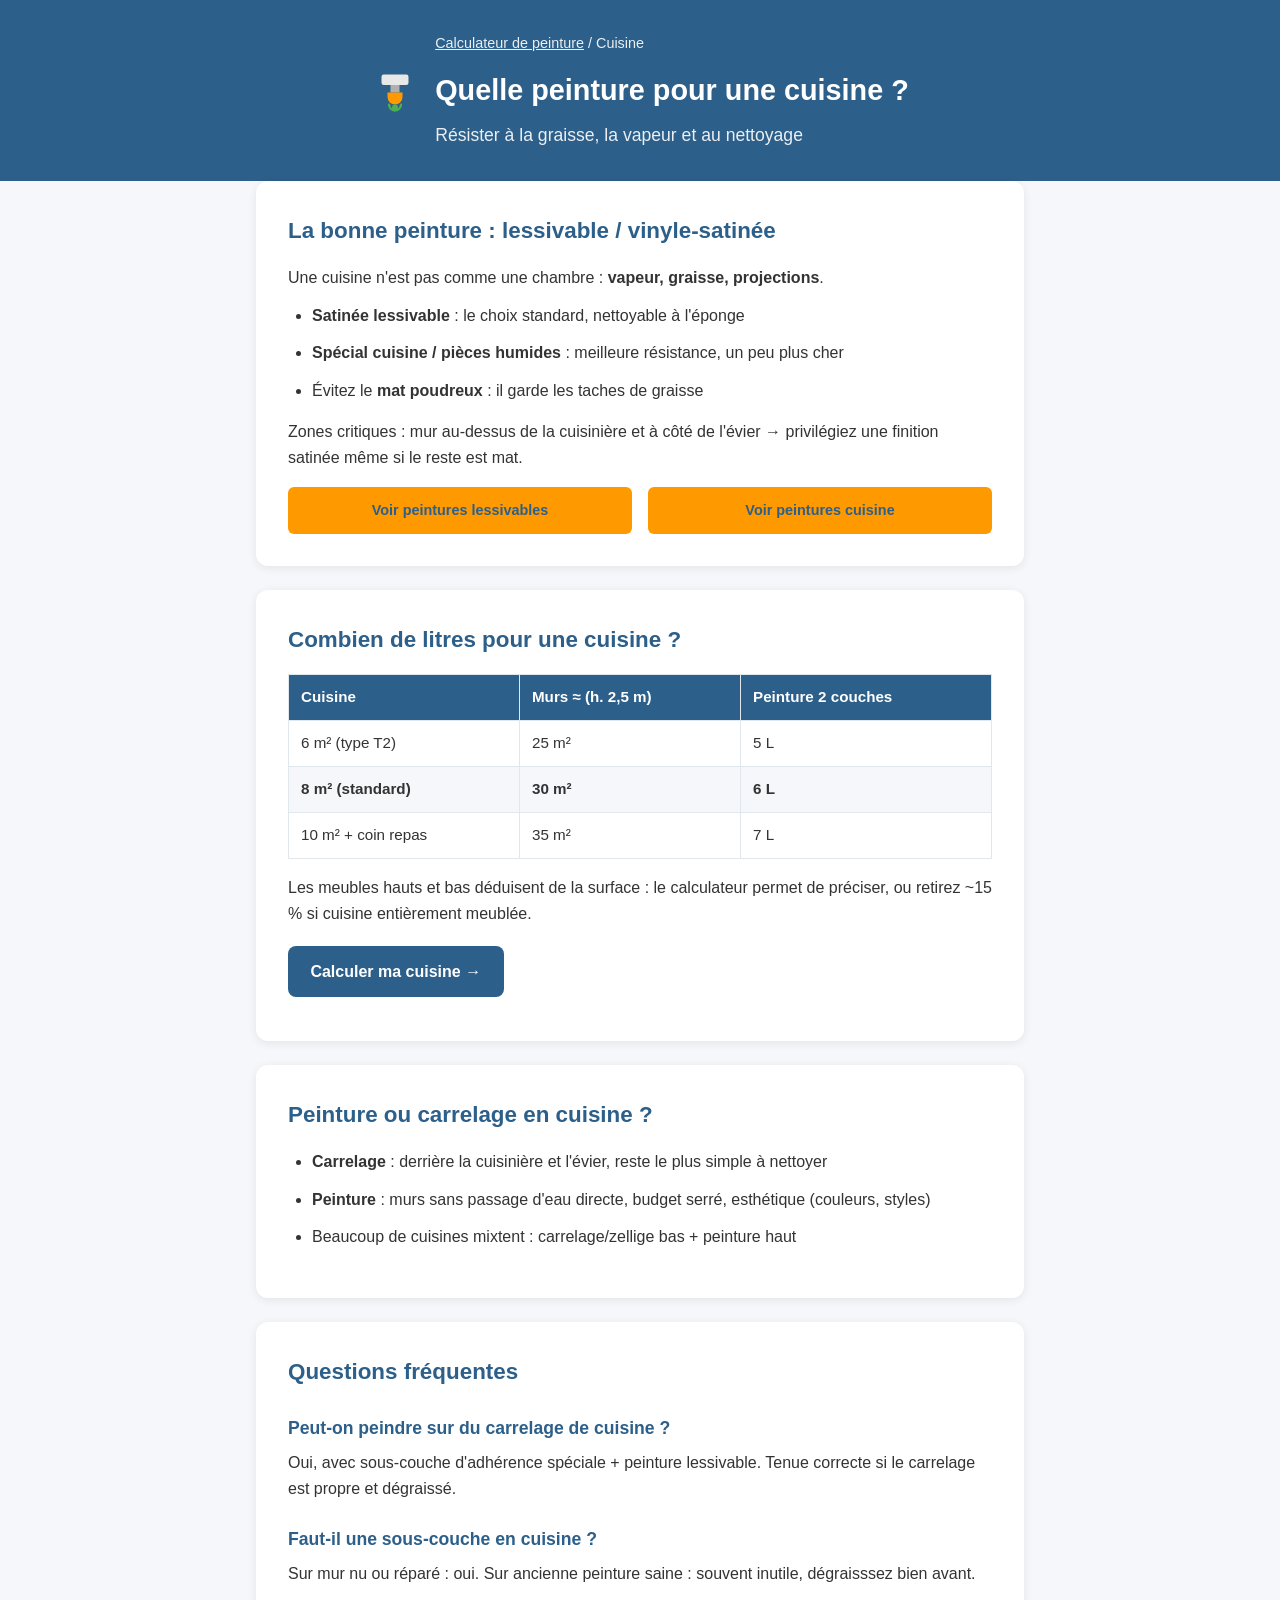
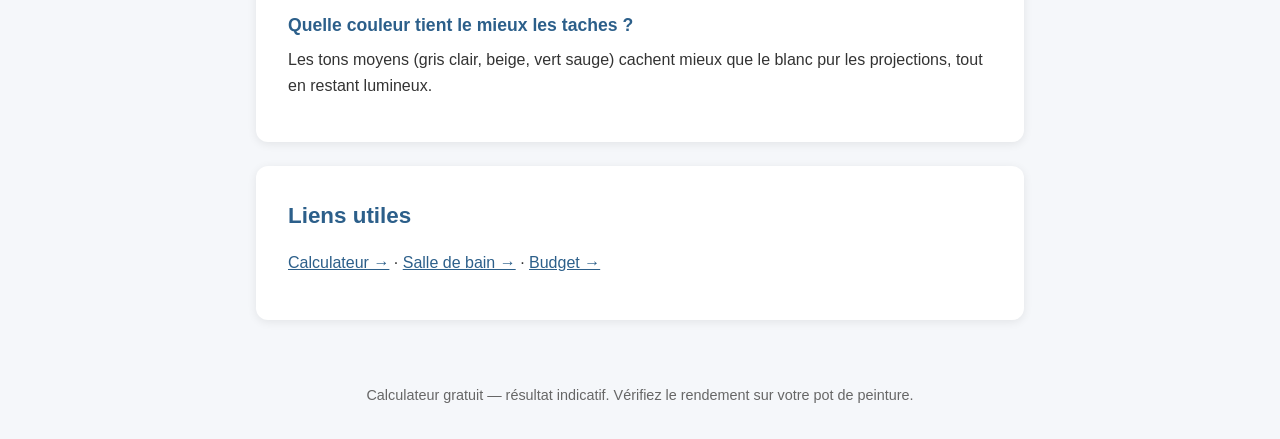
<file: peinture-cuisine.html>
<!DOCTYPE html>
<html lang="fr">
<head>
    <meta charset="UTF-8">
    <meta name="viewport" content="width=device-width, initial-scale=1.0">
    <title>Quelle peinture pour une cuisine ? Humidité, graisse et nettoyage</title>
    <meta name="description" content="Quelle peinture choisir pour une cuisine ? Peinture lessivable anti-graisse, calcul des litres pour une cuisine de 6 à 10 m² et budget.">
    <link rel="stylesheet" href="style.css">
</head>
<body>
    <header class="site-header">
        <div class="container header-flex">
            <img src="logo.svg" alt="Logo" class="logo" width="48" height="48">
            <div>
                <p class="breadcrumb"><a href="index.html">Calculateur de peinture</a> / Cuisine</p>
                <h1>Quelle peinture pour une cuisine ?</h1>
                <p class="subtitle">Résister à la graisse, la vapeur et au nettoyage</p>
            </div>
        </div>
    </header>

    <main class="container">
        <section class="content-box">
            <h2>La bonne peinture : lessivable / vinyle-satinée</h2>
            <p>Une cuisine n'est pas comme une chambre : <strong>vapeur, graisse, projections</strong>.</p>
            <ul>
                <li><strong>Satinée lessivable</strong> : le choix standard, nettoyable à l'éponge</li>
                <li><strong>Spécial cuisine / pièces humides</strong> : meilleure résistance, un peu plus cher</li>
                <li>Évitez le <strong>mat poudreux</strong> : il garde les taches de graisse</li>
            </ul>
            <p>Zones critiques : mur au-dessus de la cuisinière et à côté de l'évier → privilégiez une finition satinée même si le reste est mat.</p>
            <div class="buy-links">
                <a href="https://www.amazon.fr/s?k=peinture+lessivable+cuisine&tag=techiaactu21-21" target="_blank" rel="noopener">Voir peintures lessivables</a>
                <a href="https://www.amazon.fr/s?k=peinture+special+cuisine&tag=techiaactu21-21" target="_blank" rel="noopener">Voir peintures cuisine</a>
            </div>
        </section>

        <section class="content-box">
            <h2>Combien de litres pour une cuisine ?</h2>
            <table class="table">
                <thead>
                    <tr><th>Cuisine</th><th>Murs ≈ (h. 2,5 m)</th><th>Peinture 2 couches</th></tr>
                </thead>
                <tbody>
                    <tr><td>6 m² (type T2)</td><td>25 m²</td><td>5 L</td></tr>
                    <tr><td><strong>8 m² (standard)</strong></td><td><strong>30 m²</strong></td><td><strong>6 L</strong></td></tr>
                    <tr><td>10 m² + coin repas</td><td>35 m²</td><td>7 L</td></tr>
                </tbody>
            </table>
            <p>Les meubles hauts et bas déduisent de la surface : le calculateur permet de préciser, ou retirez ~15 % si cuisine entièrement meublée.</p>
            <p><a class="btn-link" href="index.html">Calculer ma cuisine →</a></p>
        </section>

        <section class="content-box">
            <h2>Peinture ou carrelage en cuisine ?</h2>
            <ul>
                <li><strong>Carrelage</strong> : derrière la cuisinière et l'évier, reste le plus simple à nettoyer</li>
                <li><strong>Peinture</strong> : murs sans passage d'eau directe, budget serré, esthétique (couleurs, styles)</li>
                <li>Beaucoup de cuisines mixtent : carrelage/zellige bas + peinture haut</li>
            </ul>
        </section>

        <section class="content-box faq">
            <h2>Questions fréquentes</h2>
            <h3>Peut-on peindre sur du carrelage de cuisine ?</h3>
            <p>Oui, avec sous-couche d'adhérence spéciale + peinture lessivable. Tenue correcte si le carrelage est propre et dégraissé.</p>
            <h3>Faut-il une sous-couche en cuisine ?</h3>
            <p>Sur mur nu ou réparé : oui. Sur ancienne peinture saine : souvent inutile, dégraisssez bien avant.</p>
            <h3>Quelle couleur tient le mieux les taches ?</h3>
            <p>Les tons moyens (gris clair, beige, vert sauge) cachent mieux que le blanc pur les projections, tout en restant lumineux.</p>
        </section>

        <section class="content-box">
            <h2>Liens utiles</h2>
            <p><a href="index.html">Calculateur →</a> · <a href="peinture-salle-de-bain.html">Salle de bain →</a> · <a href="cout-peinture-chambre.html">Budget →</a></p>
        </section>
    </main>

    <footer class="site-footer">
        <div class="container">
            <p>Calculateur gratuit — résultat indicatif. Vérifiez le rendement sur votre pot de peinture.</p>
        </div>
    </footer>
</body>
</html>
</file>
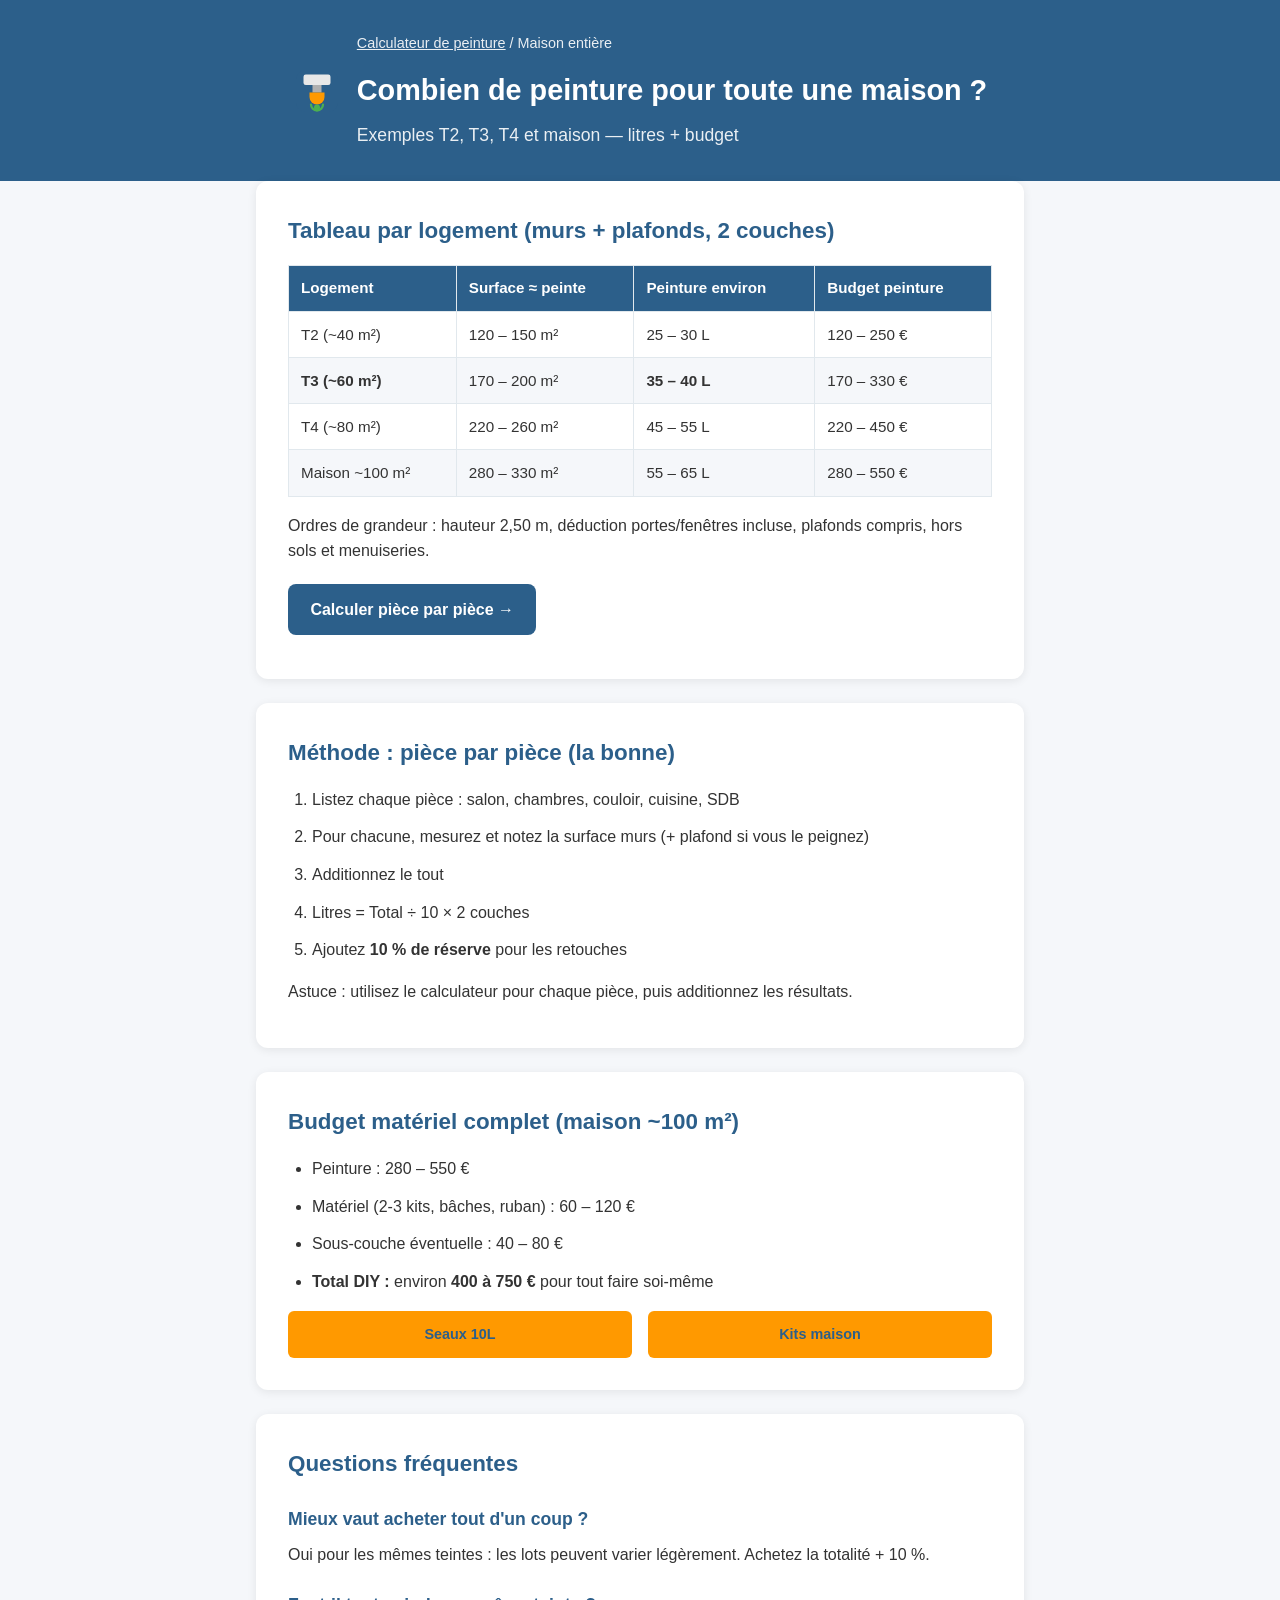
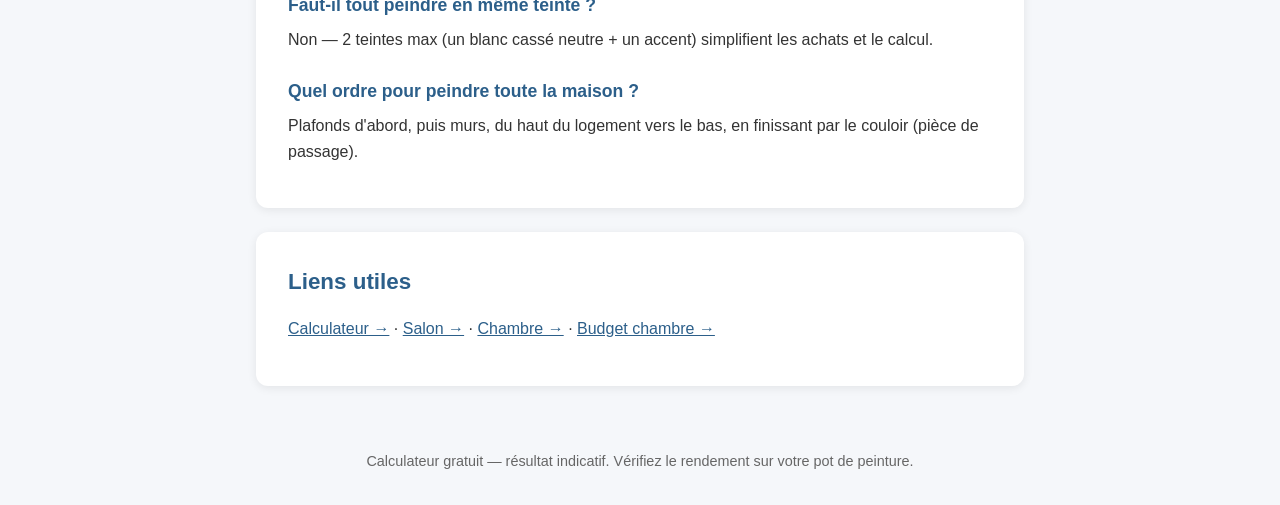
<file: peinture-maison-entiere.html>
<!DOCTYPE html>
<html lang="fr">
<head>
    <meta charset="UTF-8">
    <meta name="viewport" content="width=device-width, initial-scale=1.0">
    <title>Combien de peinture pour toute une maison ? Exemple T3, T4, maison</title>
    <meta name="description" content="Combien de litres de peinture pour peindre un appartement entier ou une maison ? Exemples chiffrés T2, T3, T4, maison 100 m², avec budget.">
    <link rel="stylesheet" href="style.css">
</head>
<body>
    <header class="site-header">
        <div class="container header-flex">
            <img src="logo.svg" alt="Logo" class="logo" width="48" height="48">
            <div>
                <p class="breadcrumb"><a href="index.html">Calculateur de peinture</a> / Maison entière</p>
                <h1>Combien de peinture pour toute une maison ?</h1>
                <p class="subtitle">Exemples T2, T3, T4 et maison — litres + budget</p>
            </div>
        </div>
    </header>

    <main class="container">
        <section class="content-box">
            <h2>Tableau par logement (murs + plafonds, 2 couches)</h2>
            <table class="table">
                <thead>
                    <tr><th>Logement</th><th>Surface ≈ peinte</th><th>Peinture environ</th><th>Budget peinture</th></tr>
                </thead>
                <tbody>
                    <tr><td>T2 (~40 m²)</td><td>120 – 150 m²</td><td>25 – 30 L</td><td>120 – 250 €</td></tr>
                    <tr><td><strong>T3 (~60 m²)</strong></td><td>170 – 200 m²</td><td><strong>35 – 40 L</strong></td><td>170 – 330 €</td></tr>
                    <tr><td>T4 (~80 m²)</td><td>220 – 260 m²</td><td>45 – 55 L</td><td>220 – 450 €</td></tr>
                    <tr><td>Maison ~100 m²</td><td>280 – 330 m²</td><td>55 – 65 L</td><td>280 – 550 €</td></tr>
                </tbody>
            </table>
            <p>Ordres de grandeur : hauteur 2,50 m, déduction portes/fenêtres incluse, plafonds compris, hors sols et menuiseries.</p>
            <p><a class="btn-link" href="index.html">Calculer pièce par pièce →</a></p>
        </section>

        <section class="content-box">
            <h2>Méthode : pièce par pièce (la bonne)</h2>
            <ol>
                <li>Listez chaque pièce : salon, chambres, couloir, cuisine, SDB</li>
                <li>Pour chacune, mesurez et notez la surface murs (+ plafond si vous le peignez)</li>
                <li>Additionnez le tout</li>
                <li>Litres = Total ÷ 10 × 2 couches</li>
                <li>Ajoutez <strong>10 % de réserve</strong> pour les retouches</li>
            </ol>
            <p>Astuce : utilisez le calculateur pour chaque pièce, puis additionnez les résultats.</p>
        </section>

        <section class="content-box">
            <h2>Budget matériel complet (maison ~100 m²)</h2>
            <ul>
                <li>Peinture : 280 – 550 €</li>
                <li>Matériel (2-3 kits, bâches, ruban) : 60 – 120 €</li>
                <li>Sous-couche éventuelle : 40 – 80 €</li>
                <li><strong>Total DIY :</strong> environ <strong>400 à 750 €</strong> pour tout faire soi-même</li>
            </ul>
            <div class="buy-links">
                <a href="https://www.amazon.fr/s?k=peinture+interieur+10L&tag=techiaactu21-21" target="_blank" rel="noopener">Seaux 10L</a>
                <a href="https://www.amazon.fr/s?k=kit+peinture+maison&tag=techiaactu21-21" target="_blank" rel="noopener">Kits maison</a>
            </div>
        </section>

        <section class="content-box faq">
            <h2>Questions fréquentes</h2>
            <h3>Mieux vaut acheter tout d'un coup ?</h3>
            <p>Oui pour les mêmes teintes : les lots peuvent varier légèrement. Achetez la totalité + 10 %.</p>
            <h3>Faut-il tout peindre en même teinte ?</h3>
            <p>Non — 2 teintes max (un blanc cassé neutre + un accent) simplifient les achats et le calcul.</p>
            <h3>Quel ordre pour peindre toute la maison ?</h3>
            <p>Plafonds d'abord, puis murs, du haut du logement vers le bas, en finissant par le couloir (pièce de passage).</p>
        </section>

        <section class="content-box">
            <h2>Liens utiles</h2>
            <p><a href="index.html">Calculateur →</a> · <a href="peinture-salon.html">Salon →</a> · <a href="chambre-12-m2.html">Chambre →</a> · <a href="cout-peinture-chambre.html">Budget chambre →</a></p>
        </section>
    </main>

    <footer class="site-footer">
        <div class="container">
            <p>Calculateur gratuit — résultat indicatif. Vérifiez le rendement sur votre pot de peinture.</p>
        </div>
    </footer>
</body>
</html>
</file>
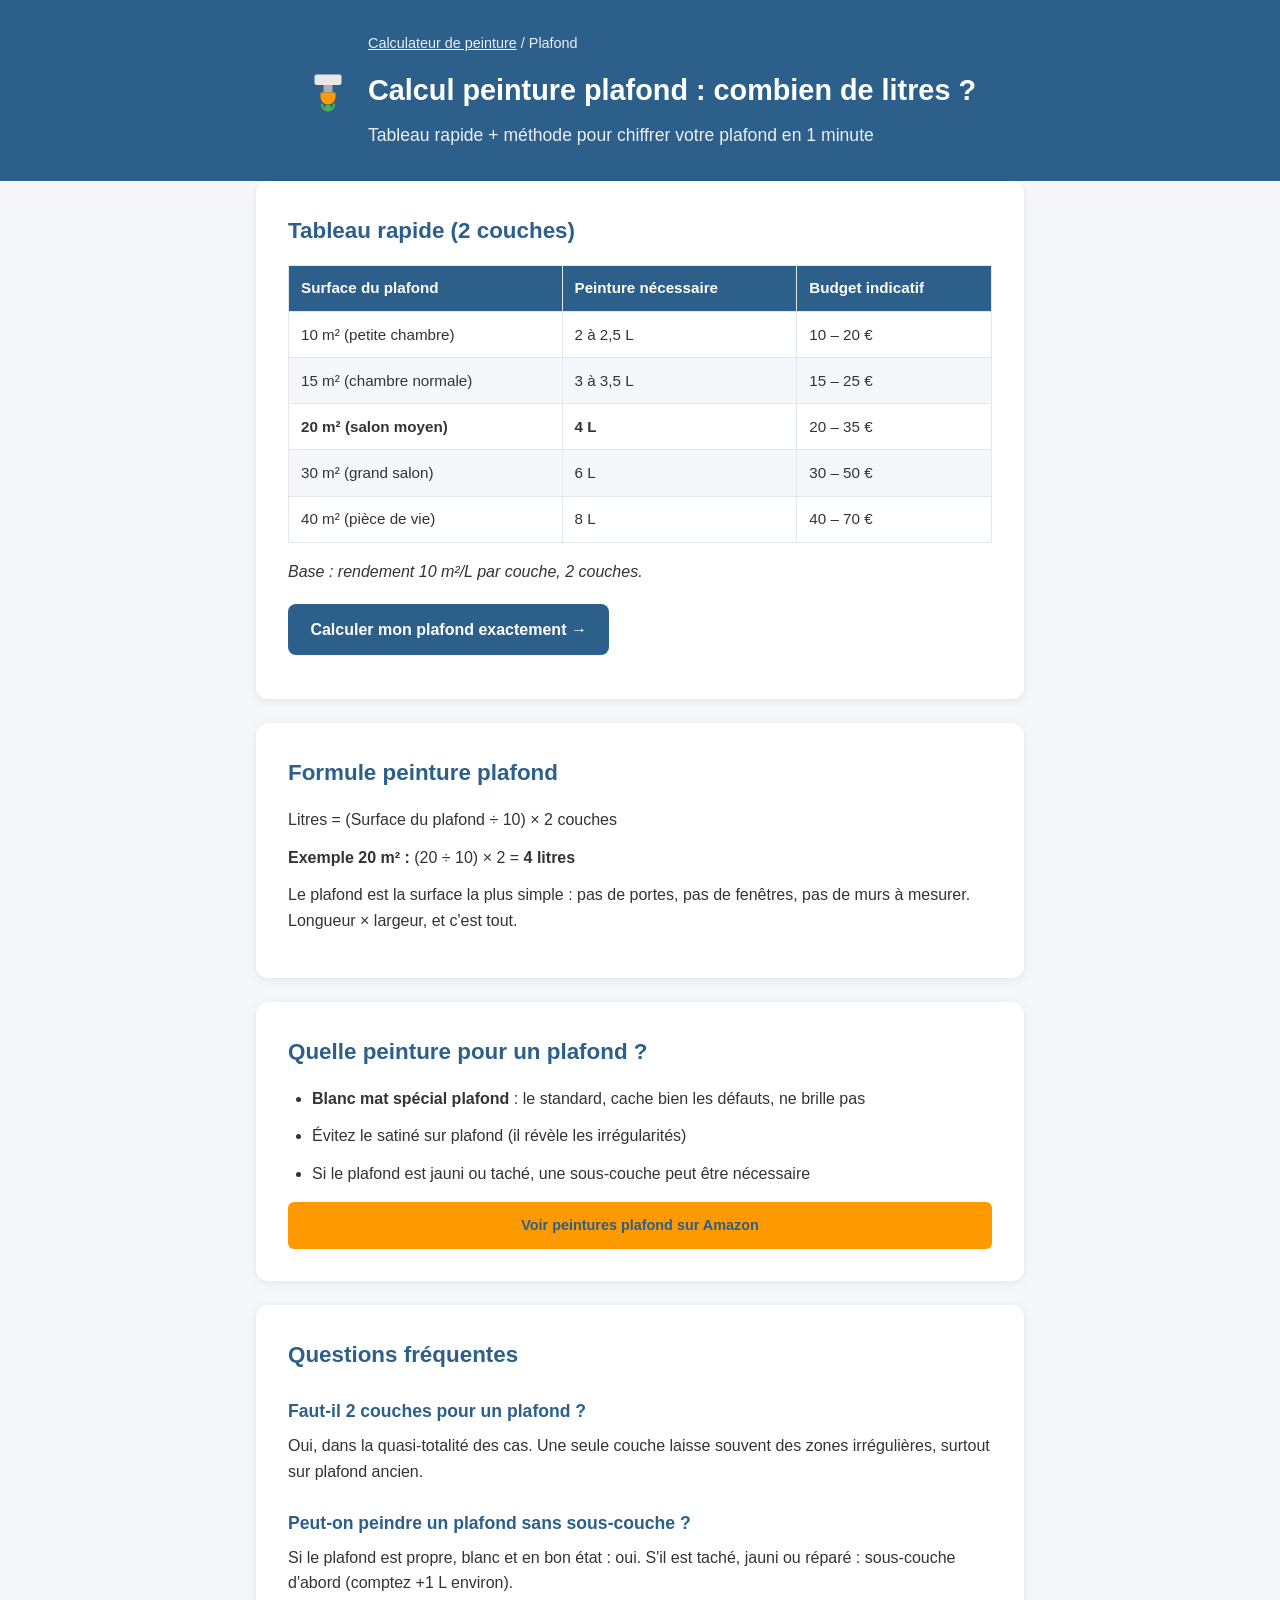
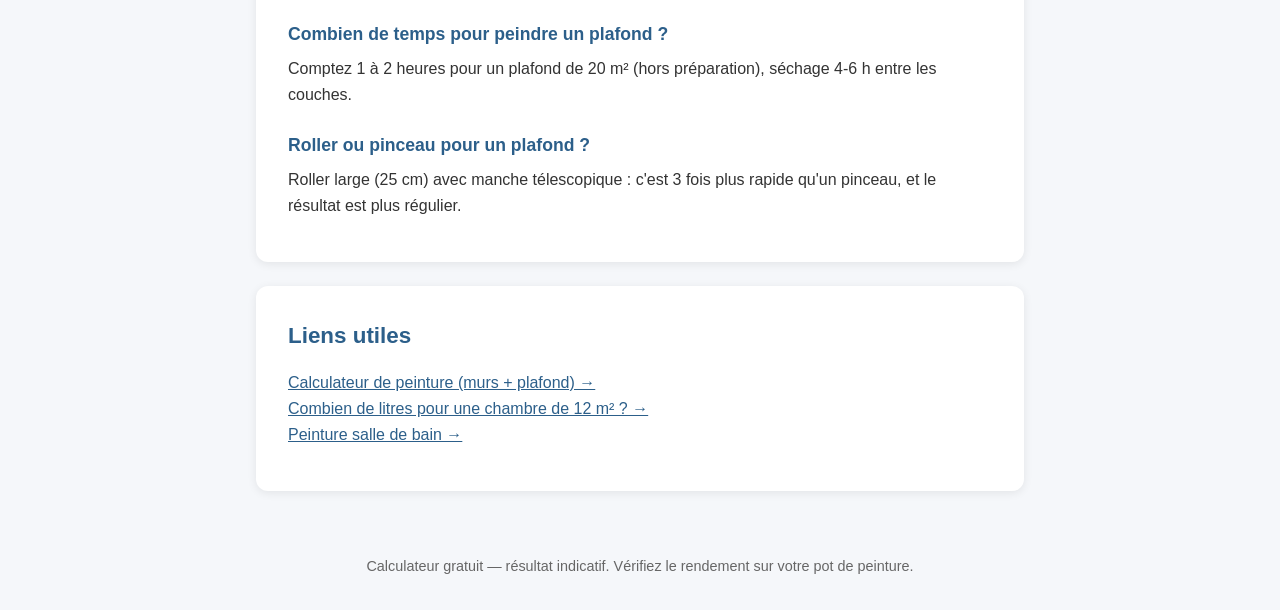
<file: peinture-plafond.html>
<!DOCTYPE html>
<html lang="fr">
<head>
    <meta charset="UTF-8">
    <meta name="viewport" content="width=device-width, initial-scale=1.0">
    <title>Calcul peinture plafond : combien de litres pour 20, 30, 40 m² ?</title>
    <meta name="description" content="Calcul peinture plafond simplifié : combien de litres pour 20, 30 ou 40 m² ? Rendement, nombre de couches et budget estimé.">
    <link rel="stylesheet" href="style.css">
</head>
<body>
    <header class="site-header">
        <div class="container header-flex">
            <img src="logo.svg" alt="Logo" class="logo" width="48" height="48">
            <div>
                <p class="breadcrumb"><a href="index.html">Calculateur de peinture</a> / Plafond</p>
                <h1>Calcul peinture plafond : combien de litres ?</h1>
                <p class="subtitle">Tableau rapide + méthode pour chiffrer votre plafond en 1 minute</p>
            </div>
        </div>
    </header>

    <main class="container">
        <section class="content-box">
            <h2>Tableau rapide (2 couches)</h2>
            <table class="table">
                <thead>
                    <tr><th>Surface du plafond</th><th>Peinture nécessaire</th><th>Budget indicatif</th></tr>
                </thead>
                <tbody>
                    <tr><td>10 m² (petite chambre)</td><td>2 à 2,5 L</td><td>10 – 20 €</td></tr>
                    <tr><td>15 m² (chambre normale)</td><td>3 à 3,5 L</td><td>15 – 25 €</td></tr>
                    <tr><td><strong>20 m² (salon moyen)</strong></td><td><strong>4 L</strong></td><td>20 – 35 €</td></tr>
                    <tr><td>30 m² (grand salon)</td><td>6 L</td><td>30 – 50 €</td></tr>
                    <tr><td>40 m² (pièce de vie)</td><td>8 L</td><td>40 – 70 €</td></tr>
                </tbody>
            </table>
            <p><em>Base : rendement 10 m²/L par couche, 2 couches.</em></p>
            <p><a class="btn-link" href="index.html">Calculer mon plafond exactement →</a></p>
        </section>

        <section class="content-box">
            <h2>Formule peinture plafond</h2>
            <p>Litres = (Surface du plafond ÷ 10) × 2 couches</p>
            <p><strong>Exemple 20 m² :</strong> (20 ÷ 10) × 2 = <strong>4 litres</strong></p>
            <p>Le plafond est la surface la plus simple : pas de portes, pas de fenêtres, pas de murs à mesurer. Longueur × largeur, et c'est tout.</p>
        </section>

        <section class="content-box">
            <h2>Quelle peinture pour un plafond ?</h2>
            <ul>
                <li><strong>Blanc mat spécial plafond</strong> : le standard, cache bien les défauts, ne brille pas</li>
                <li>Évitez le satiné sur plafond (il révèle les irrégularités)</li>
                <li>Si le plafond est jauni ou taché, une sous-couche peut être nécessaire</li>
            </ul>
            <div class="buy-links">
                <a href="https://www.amazon.fr/s?k=peinture+plafond+blanc+mat&tag=techiaactu21-21" target="_blank" rel="noopener">Voir peintures plafond sur Amazon</a>
            </div>
        </section>

        <section class="content-box faq">
            <h2>Questions fréquentes</h2>

            <h3>Faut-il 2 couches pour un plafond ?</h3>
            <p>Oui, dans la quasi-totalité des cas. Une seule couche laisse souvent des zones irrégulières, surtout sur plafond ancien.</p>

            <h3>Peut-on peindre un plafond sans sous-couche ?</h3>
            <p>Si le plafond est propre, blanc et en bon état : oui. S'il est taché, jauni ou réparé : sous-couche d'abord (comptez +1 L environ).</p>

            <h3>Combien de temps pour peindre un plafond ?</h3>
            <p>Comptez 1 à 2 heures pour un plafond de 20 m² (hors préparation), séchage 4-6 h entre les couches.</p>

            <h3>Roller ou pinceau pour un plafond ?</h3>
            <p>Roller large (25 cm) avec manche télescopique : c'est 3 fois plus rapide qu'un pinceau, et le résultat est plus régulier.</p>
        </section>

        <section class="content-box">
            <h2>Liens utiles</h2>
            <p><a href="index.html">Calculateur de peinture (murs + plafond) →</a><br>
            <a href="chambre-12-m2.html">Combien de litres pour une chambre de 12 m² ? →</a><br>
            <a href="peinture-salle-de-bain.html">Peinture salle de bain →</a></p>
        </section>
    </main>

    <footer class="site-footer">
        <div class="container">
            <p>Calculateur gratuit — résultat indicatif. Vérifiez le rendement sur votre pot de peinture.</p>
        </div>
    </footer>
</body>
</html>
</file>
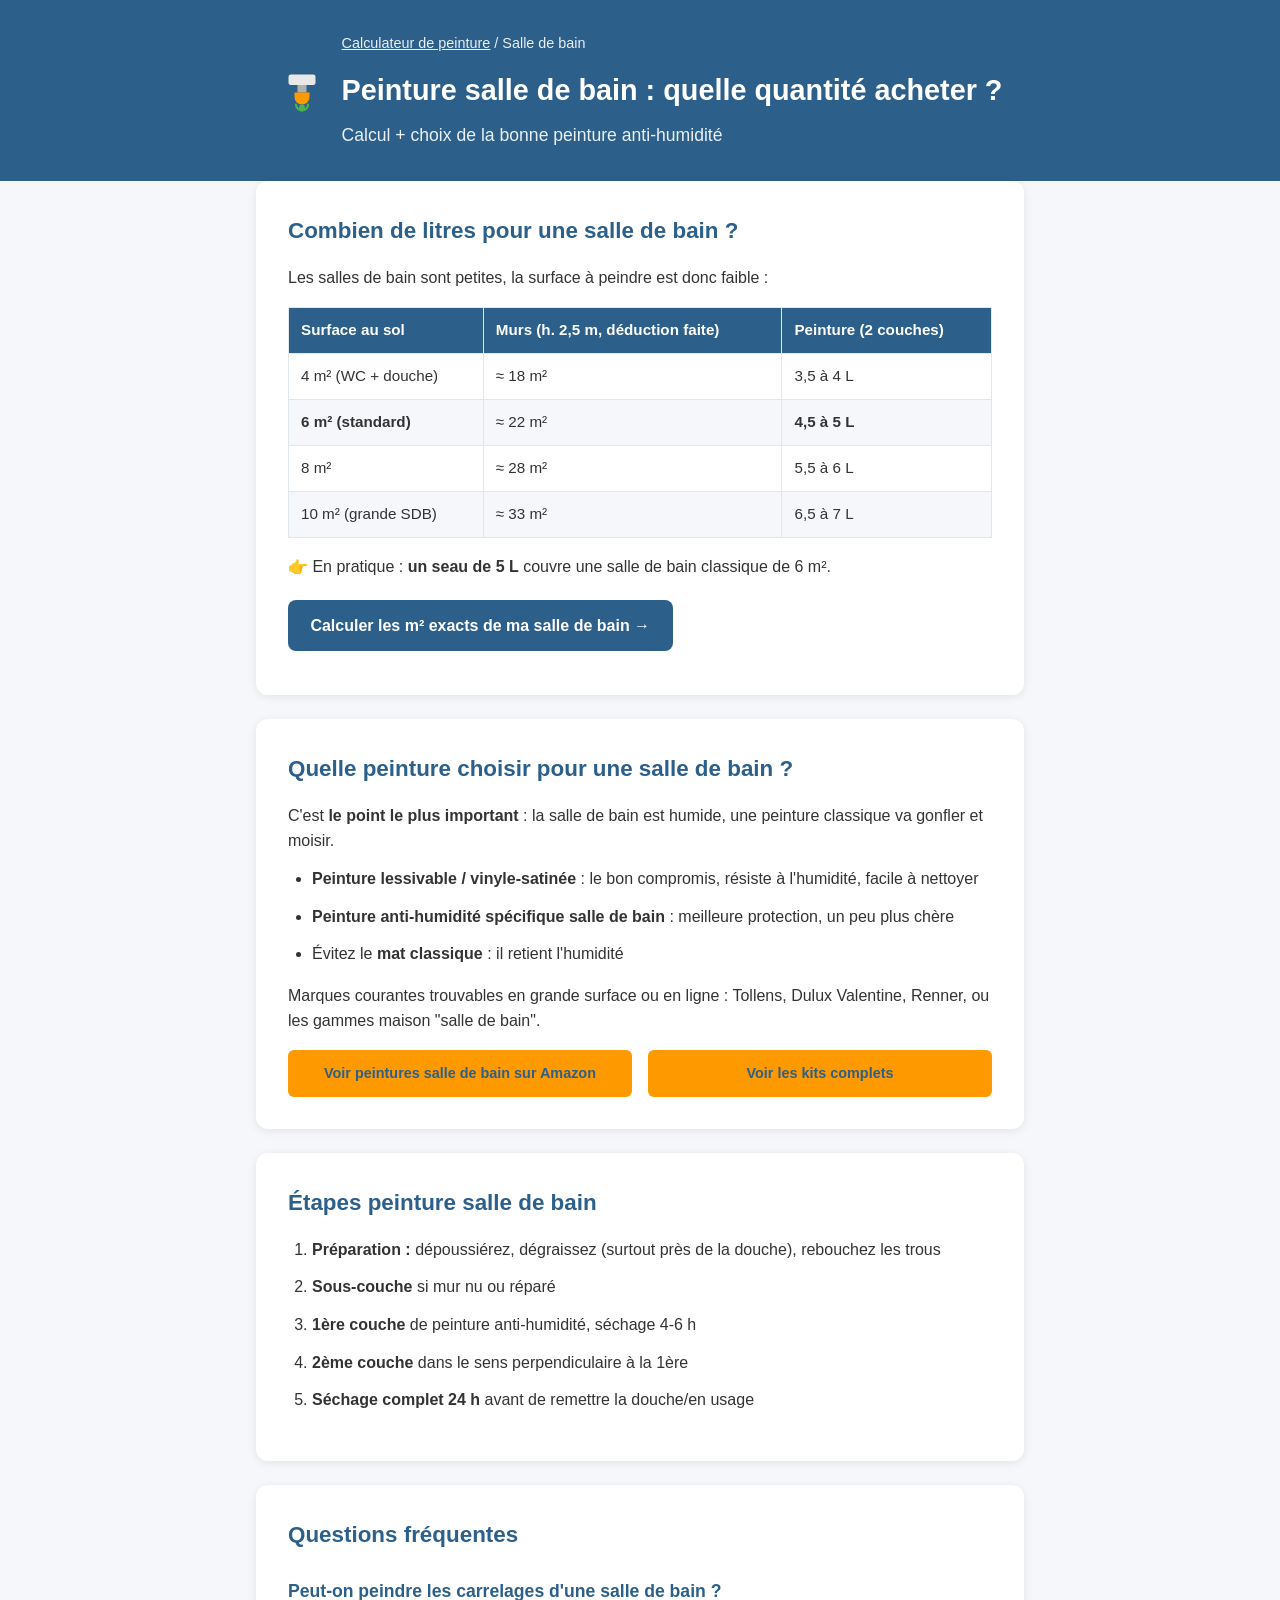
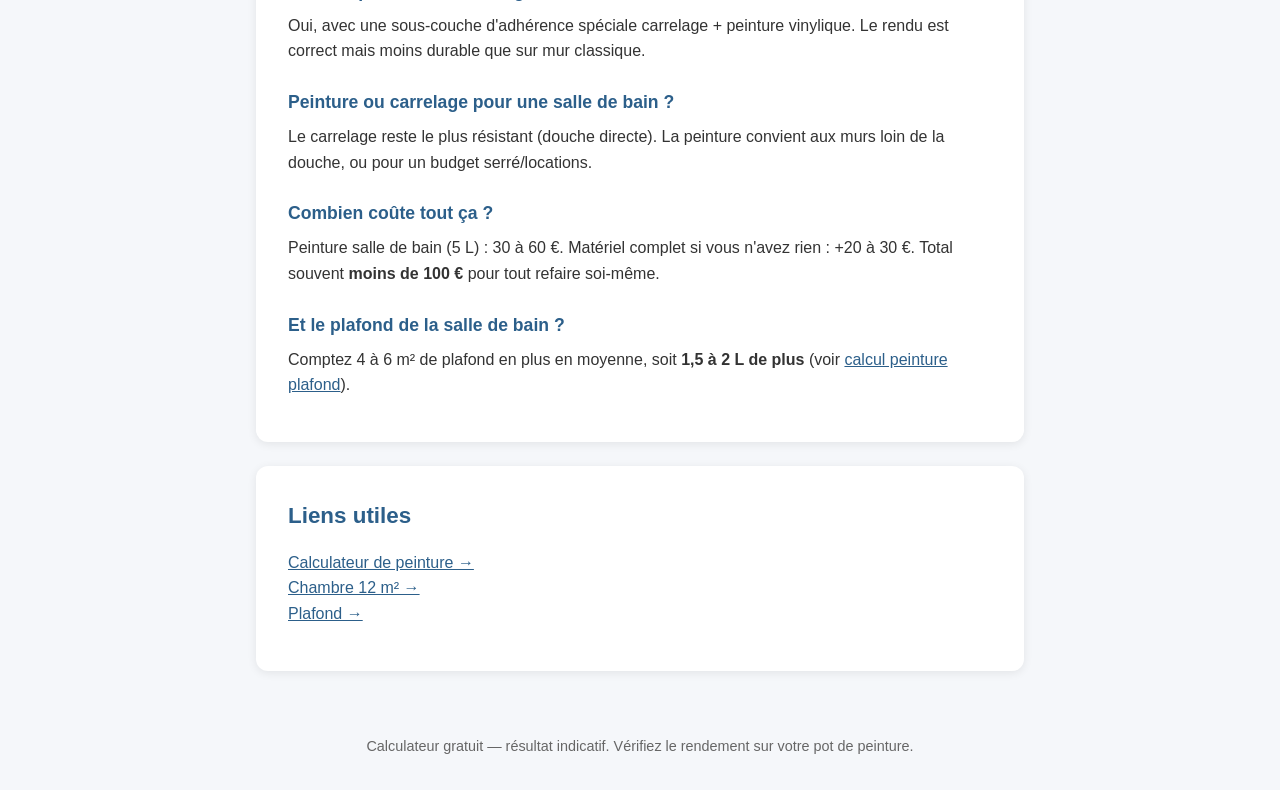
<file: peinture-salle-de-bain.html>
<!DOCTYPE html>
<html lang="fr">
<head>
    <meta charset="UTF-8">
    <meta name="viewport" content="width=device-width, initial-scale=1.0">
    <title>Peinture salle de bain : quelle quantité et quelle peinture ?</title>
    <meta name="description" content="Peinture salle de bain : combien de litres faut-il ? Quelle peinture anti-humidité choisir, calcul pour 6 m², 8 m², 10 m² et budget.">
    <link rel="stylesheet" href="style.css">
</head>
<body>
    <header class="site-header">
        <div class="container header-flex">
            <img src="logo.svg" alt="Logo" class="logo" width="48" height="48">
            <div>
                <p class="breadcrumb"><a href="index.html">Calculateur de peinture</a> / Salle de bain</p>
                <h1>Peinture salle de bain : quelle quantité acheter ?</h1>
                <p class="subtitle">Calcul + choix de la bonne peinture anti-humidité</p>
            </div>
        </div>
    </header>

    <main class="container">
        <section class="content-box">
            <h2>Combien de litres pour une salle de bain ?</h2>
            <p>Les salles de bain sont petites, la surface à peindre est donc faible :</p>
            <table class="table">
                <thead>
                    <tr><th>Surface au sol</th><th>Murs (h. 2,5 m, déduction faite)</th><th>Peinture (2 couches)</th></tr>
                </thead>
                <tbody>
                    <tr><td>4 m² (WC + douche)</td><td>≈ 18 m²</td><td>3,5 à 4 L</td></tr>
                    <tr><td><strong>6 m² (standard)</strong></td><td>≈ 22 m²</td><td><strong>4,5 à 5 L</strong></td></tr>
                    <tr><td>8 m²</td><td>≈ 28 m²</td><td>5,5 à 6 L</td></tr>
                    <tr><td>10 m² (grande SDB)</td><td>≈ 33 m²</td><td>6,5 à 7 L</td></tr>
                </tbody>
            </table>
            <p>👉 En pratique : <strong>un seau de 5 L</strong> couvre une salle de bain classique de 6 m².</p>
            <p><a class="btn-link" href="index.html">Calculer les m² exacts de ma salle de bain →</a></p>
        </section>

        <section class="content-box">
            <h2>Quelle peinture choisir pour une salle de bain ?</h2>
            <p>C'est <strong>le point le plus important</strong> : la salle de bain est humide, une peinture classique va gonfler et moisir.</p>
            <ul>
                <li><strong>Peinture lessivable / vinyle-satinée</strong> : le bon compromis, résiste à l'humidité, facile à nettoyer</li>
                <li><strong>Peinture anti-humidité spécifique salle de bain</strong> : meilleure protection, un peu plus chère</li>
                <li>Évitez le <strong>mat classique</strong> : il retient l'humidité</li>
            </ul>
            <p>Marques courantes trouvables en grande surface ou en ligne : Tollens, Dulux Valentine, Renner, ou les gammes maison "salle de bain".</p>
            <div class="buy-links">
                <a href="https://www.amazon.fr/s?k=peinture+salle+de+bain+humidite&tag=techiaactu21-21" target="_blank" rel="noopener">Voir peintures salle de bain sur Amazon</a>
                <a href="https://www.amazon.fr/s?k=kit+peinture+salle+de+bain&tag=techiaactu21-21" target="_blank" rel="noopener">Voir les kits complets</a>
            </div>
        </section>

        <section class="content-box">
            <h2>Étapes peinture salle de bain</h2>
            <ol>
                <li><strong>Préparation :</strong> dépoussiérez, dégraissez (surtout près de la douche), rebouchez les trous</li>
                <li><strong>Sous-couche</strong> si mur nu ou réparé</li>
                <li><strong>1ère couche</strong> de peinture anti-humidité, séchage 4-6 h</li>
                <li><strong>2ème couche</strong> dans le sens perpendiculaire à la 1ère</li>
                <li><strong>Séchage complet 24 h</strong> avant de remettre la douche/en usage</li>
            </ol>
        </section>

        <section class="content-box faq">
            <h2>Questions fréquentes</h2>

            <h3>Peut-on peindre les carrelages d'une salle de bain ?</h3>
            <p>Oui, avec une sous-couche d'adhérence spéciale carrelage + peinture vinylique. Le rendu est correct mais moins durable que sur mur classique.</p>

            <h3>Peinture ou carrelage pour une salle de bain ?</h3>
            <p>Le carrelage reste le plus résistant (douche directe). La peinture convient aux murs loin de la douche, ou pour un budget serré/locations.</p>

            <h3>Combien coûte tout ça ?</h3>
            <p>Peinture salle de bain (5 L) : 30 à 60 €. Matériel complet si vous n'avez rien : +20 à 30 €. Total souvent <strong>moins de 100 €</strong> pour tout refaire soi-même.</p>

            <h3>Et le plafond de la salle de bain ?</h3>
            <p>Comptez 4 à 6 m² de plafond en plus en moyenne, soit <strong>1,5 à 2 L de plus</strong> (voir <a href="peinture-plafond.html">calcul peinture plafond</a>).</p>
        </section>

        <section class="content-box">
            <h2>Liens utiles</h2>
            <p><a href="index.html">Calculateur de peinture →</a><br>
            <a href="chambre-12-m2.html">Chambre 12 m² →</a><br>
            <a href="peinture-plafond.html">Plafond →</a></p>
        </section>
    </main>

    <footer class="site-footer">
        <div class="container">
            <p>Calculateur gratuit — résultat indicatif. Vérifiez le rendement sur votre pot de peinture.</p>
        </div>
    </footer>
</body>
</html>
</file>
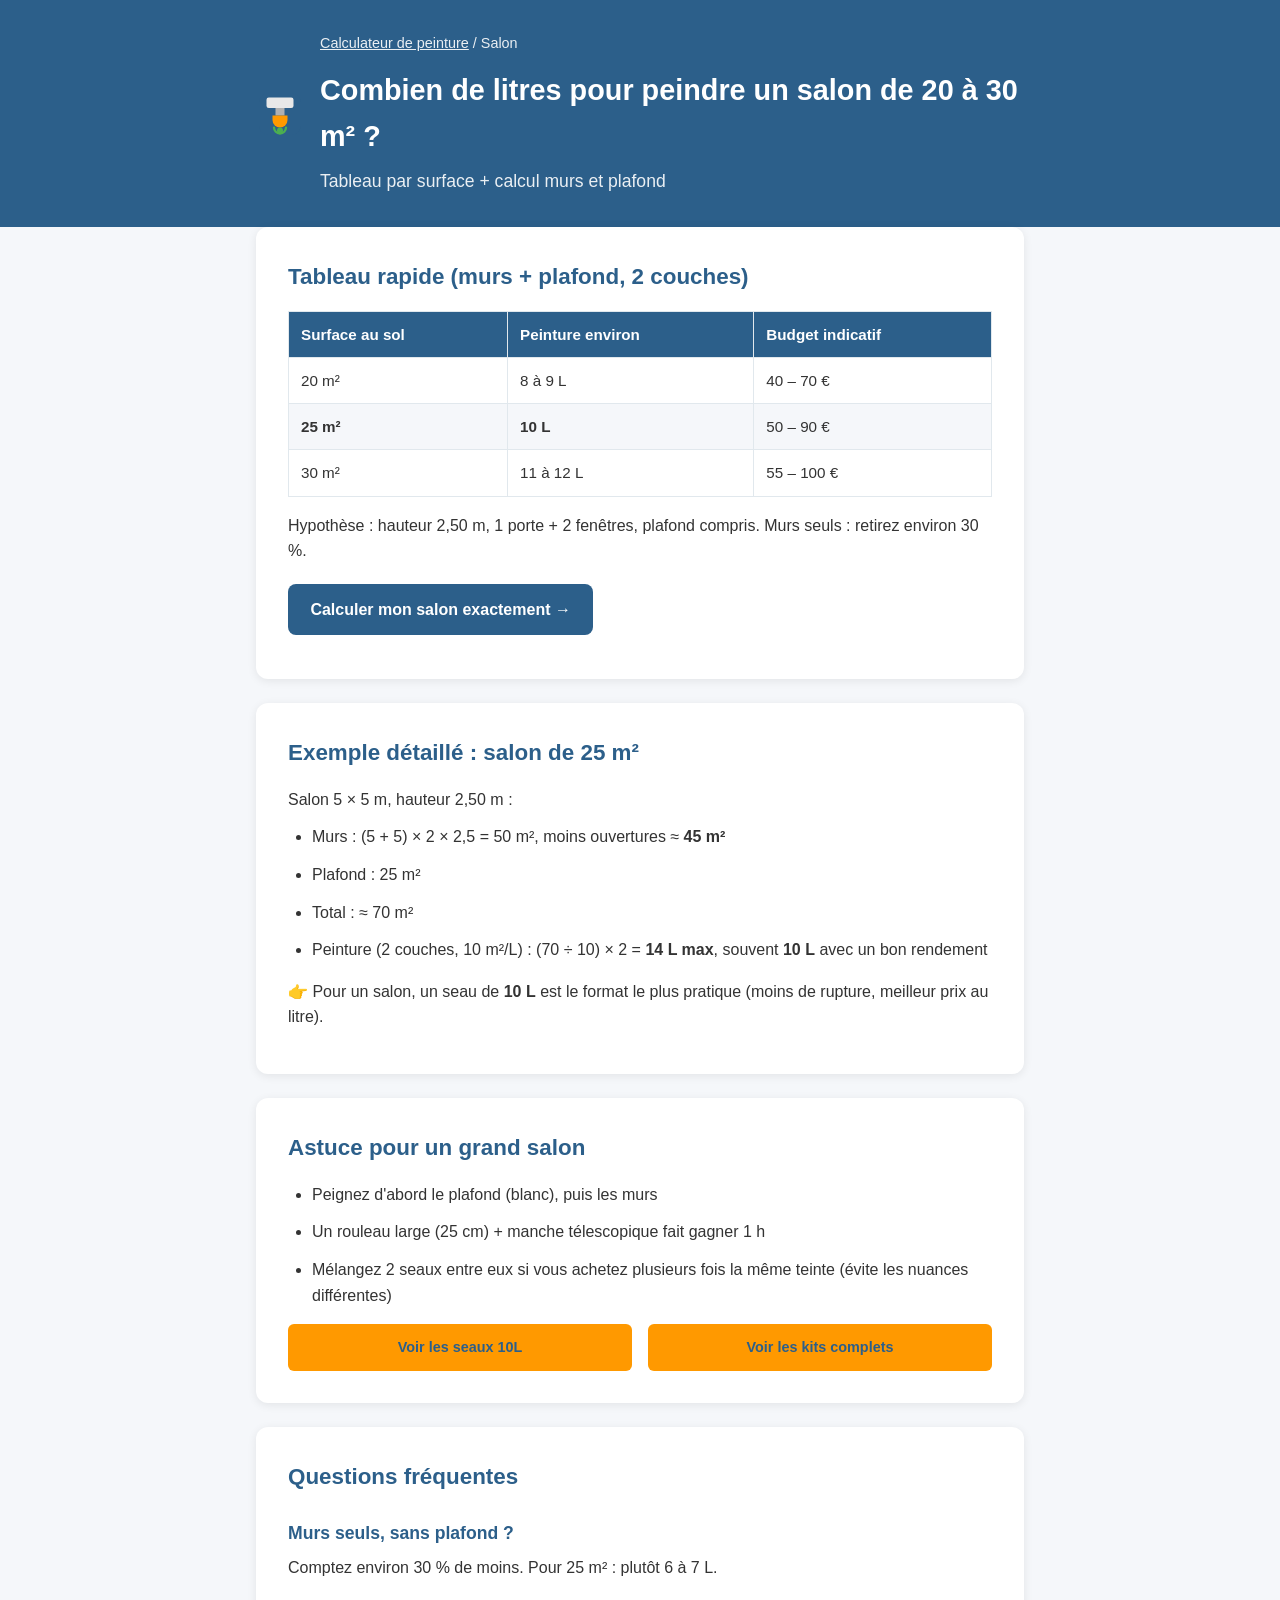
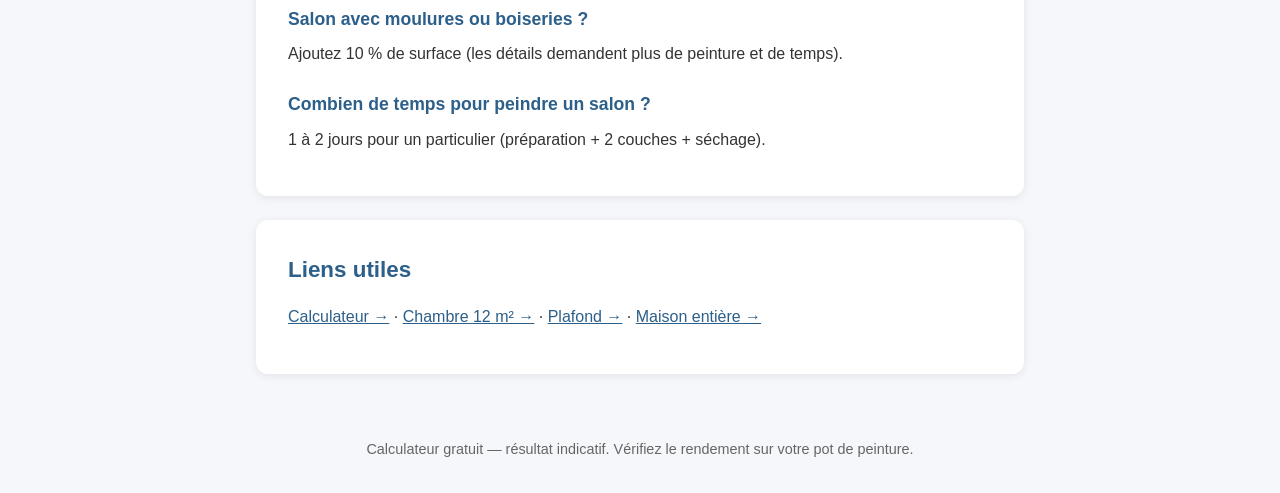
<file: peinture-salon.html>
<!DOCTYPE html>
<html lang="fr">
<head>
    <meta charset="UTF-8">
    <meta name="viewport" content="width=device-width, initial-scale=1.0">
    <title>Combien de litres pour peindre un salon de 20 à 30 m² ?</title>
    <meta name="description" content="Calcul peinture salon 20 m², 25 m² ou 30 m² : litres nécessaires (murs + plafond), budget estimé et tableau rapide.">
    <link rel="stylesheet" href="style.css">
</head>
<body>
    <header class="site-header">
        <div class="container header-flex">
            <img src="logo.svg" alt="Logo" class="logo" width="48" height="48">
            <div>
                <p class="breadcrumb"><a href="index.html">Calculateur de peinture</a> / Salon</p>
                <h1>Combien de litres pour peindre un salon de 20 à 30 m² ?</h1>
                <p class="subtitle">Tableau par surface + calcul murs et plafond</p>
            </div>
        </div>
    </header>

    <main class="container">
        <section class="content-box">
            <h2>Tableau rapide (murs + plafond, 2 couches)</h2>
            <table class="table">
                <thead>
                    <tr><th>Surface au sol</th><th>Peinture environ</th><th>Budget indicatif</th></tr>
                </thead>
                <tbody>
                    <tr><td>20 m²</td><td>8 à 9 L</td><td>40 – 70 €</td></tr>
                    <tr><td><strong>25 m²</strong></td><td><strong>10 L</strong></td><td>50 – 90 €</td></tr>
                    <tr><td>30 m²</td><td>11 à 12 L</td><td>55 – 100 €</td></tr>
                </tbody>
            </table>
            <p>Hypothèse : hauteur 2,50 m, 1 porte + 2 fenêtres, plafond compris. Murs seuls : retirez environ 30 %.</p>
            <p><a class="btn-link" href="index.html">Calculer mon salon exactement →</a></p>
        </section>

        <section class="content-box">
            <h2>Exemple détaillé : salon de 25 m²</h2>
            <p>Salon 5 × 5 m, hauteur 2,50 m :</p>
            <ul>
                <li>Murs : (5 + 5) × 2 × 2,5 = 50 m², moins ouvertures ≈ <strong>45 m²</strong></li>
                <li>Plafond : 25 m²</li>
                <li>Total : ≈ 70 m²</li>
                <li>Peinture (2 couches, 10 m²/L) : (70 ÷ 10) × 2 = <strong>14 L max</strong>, souvent <strong>10 L</strong> avec un bon rendement</li>
            </ul>
            <p>👉 Pour un salon, un seau de <strong>10 L</strong> est le format le plus pratique (moins de rupture, meilleur prix au litre).</p>
        </section>

        <section class="content-box">
            <h2>Astuce pour un grand salon</h2>
            <ul>
                <li>Peignez d'abord le plafond (blanc), puis les murs</li>
                <li>Un rouleau large (25 cm) + manche télescopique fait gagner 1 h</li>
                <li>Mélangez 2 seaux entre eux si vous achetez plusieurs fois la même teinte (évite les nuances différentes)</li>
            </ul>
            <div class="buy-links">
                <a href="https://www.amazon.fr/s?k=peinture+interieur+10L&tag=techiaactu21-21" target="_blank" rel="noopener">Voir les seaux 10L</a>
                <a href="https://www.amazon.fr/s?k=kit+peinture+grand+surface&tag=techiaactu21-21" target="_blank" rel="noopener">Voir les kits complets</a>
            </div>
        </section>

        <section class="content-box faq">
            <h2>Questions fréquentes</h2>
            <h3>Murs seuls, sans plafond ?</h3>
            <p>Comptez environ 30 % de moins. Pour 25 m² : plutôt 6 à 7 L.</p>
            <h3>Salon avec moulures ou boiseries ?</h3>
            <p>Ajoutez 10 % de surface (les détails demandent plus de peinture et de temps).</p>
            <h3>Combien de temps pour peindre un salon ?</h3>
            <p>1 à 2 jours pour un particulier (préparation + 2 couches + séchage).</p>
        </section>

        <section class="content-box">
            <h2>Liens utiles</h2>
            <p><a href="index.html">Calculateur →</a> · <a href="chambre-12-m2.html">Chambre 12 m² →</a> · <a href="peinture-plafond.html">Plafond →</a> · <a href="peinture-maison-entiere.html">Maison entière →</a></p>
        </section>
    </main>

    <footer class="site-footer">
        <div class="container">
            <p>Calculateur gratuit — résultat indicatif. Vérifiez le rendement sur votre pot de peinture.</p>
        </div>
    </footer>
</body>
</html>
</file>
<file: style.css>
* {
    box-sizing: border-box;
    margin: 0;
    padding: 0;
}

body {
    font-family: -apple-system, BlinkMacSystemFont, "Segoe UI", Roboto, sans-serif;
    line-height: 1.6;
    color: #333;
    background: #f5f7fa;
}

.container {
    max-width: 800px;
    margin: 0 auto;
    padding: 0 1rem;
}

.site-header {
    background: #2c5f8a;
    color: white;
    padding: 2rem 0;
    text-align: center;
}

.header-flex {
    display: flex;
    align-items: center;
    justify-content: center;
    gap: 1rem;
    text-align: left;
}

.logo {
    flex-shrink: 0;
    border-radius: 12px;
}

h1 {
    font-size: 1.8rem;
    margin-bottom: 0.5rem;
}

.subtitle {
    opacity: 0.9;
    font-size: 1.1rem;
}

.calculator-box {
    background: white;
    border-radius: 12px;
    padding: 2rem;
    margin: 2rem auto;
    box-shadow: 0 2px 10px rgba(0,0,0,0.08);
}

h2 {
    color: #2c5f8a;
    margin-bottom: 1rem;
    font-size: 1.4rem;
}

.form-grid {
    display: grid;
    grid-template-columns: repeat(auto-fit, minmax(200px, 1fr));
    gap: 1rem;
    margin-bottom: 1rem;
}

label {
    display: flex;
    flex-direction: column;
    font-weight: 500;
    font-size: 0.9rem;
}

input, select {
    padding: 0.75rem;
    border: 2px solid #e1e8ed;
    border-radius: 6px;
    font-size: 1rem;
    margin-top: 0.25rem;
}

input:focus, select:focus {
    outline: none;
    border-color: #2c5f8a;
}

.checkbox-row {
    display: flex;
    gap: 2rem;
    margin-bottom: 1.5rem;
    flex-wrap: wrap;
}

.checkbox-row label {
    flex-direction: row;
    align-items: center;
    gap: 0.5rem;
    cursor: pointer;
}

.checkbox-row input {
    width: 1.1rem;
    height: 1.1rem;
    margin-top: 0;
}

button {
    background: #2c5f8a;
    color: white;
    border: none;
    padding: 1rem 2rem;
    font-size: 1.1rem;
    font-weight: 600;
    border-radius: 8px;
    cursor: pointer;
    width: 100%;
    transition: background 0.2s;
}

button:hover {
    background: #1e4a6e;
}

.results {
    margin-top: 2rem;
    padding-top: 2rem;
    border-top: 2px solid #e1e8ed;
}

.result-grid {
    display: grid;
    grid-template-columns: repeat(auto-fit, minmax(150px, 1fr));
    gap: 1rem;
    margin-bottom: 1rem;
}

.result-card {
    background: #f0f4f8;
    padding: 1.5rem;
    border-radius: 8px;
    text-align: center;
}

.result-label {
    display: block;
    font-size: 0.85rem;
    color: #666;
    margin-bottom: 0.5rem;
}

.result-value {
    display: block;
    font-size: 1.5rem;
    font-weight: 700;
    color: #2c5f8a;
}

.result-tip {
    background: #fff3cd;
    padding: 1rem;
    border-radius: 6px;
    margin-bottom: 1rem;
    font-size: 0.95rem;
}

.buy-links {
    display: flex;
    gap: 1rem;
    flex-wrap: wrap;
    margin-top: 1rem;
}

.buy-links a {
    flex: 1;
    min-width: 200px;
    background: #ff9900;
    color: #333;
    text-decoration: none;
    padding: 0.75rem;
    border-radius: 6px;
    text-align: center;
    font-weight: 600;
    font-size: 0.9rem;
}

.buy-links a:hover {
    background: #e68a00;
}

.content-box {
    background: white;
    border-radius: 12px;
    padding: 2rem;
    margin-bottom: 1.5rem;
    box-shadow: 0 2px 10px rgba(0,0,0,0.08);
}

.content-box p, .content-box li {
    margin-bottom: 0.75rem;
}

.content-box ol, .content-box ul {
    padding-left: 1.5rem;
    margin-bottom: 1rem;
}

.faq h3 {
    color: #2c5f8a;
    margin-top: 1.5rem;
    margin-bottom: 0.5rem;
    font-size: 1.1rem;
}

.site-footer {
    text-align: center;
    padding: 2rem;
    color: #666;
    font-size: 0.9rem;
    margin-top: 2rem;
}

.breadcrumb {
    font-size: 0.9rem;
    margin-bottom: 0.75rem;
    opacity: 0.9;
}

.breadcrumb a {
    color: white;
}

.articles-nav {
    background: #e8f0f7;
    border-radius: 8px;
    padding: 1rem 1.25rem;
    margin-bottom: 1.5rem;
    font-size: 0.95rem;
}

.articles-nav a {
    color: #2c5f8a;
    font-weight: 600;
    margin-right: 0.25rem;
    display: inline-block;
    margin-bottom: 0.35rem;
}

.btn-link {
    display: inline-block;
    background: #2c5f8a;
    color: white !important;
    text-decoration: none;
    padding: 0.8rem 1.4rem;
    border-radius: 8px;
    font-weight: 600;
    margin-top: 0.5rem;
}

.btn-link:hover {
    background: #1e4a6e;
}

.table {
    width: 100%;
    border-collapse: collapse;
    margin: 1rem 0;
    font-size: 0.95rem;
}

.table th, .table td {
    border: 1px solid #e1e8ed;
    padding: 0.65rem 0.75rem;
    text-align: left;
}

.table th {
    background: #2c5f8a;
    color: white;
}

.table tr:nth-child(even) {
    background: #f5f7fa;
}

.content-box a {
    color: #2c5f8a;
}

@media (max-width: 600px) {
    h1 {
        font-size: 1.4rem;
    }
    
    .calculator-box, .content-box {
        padding: 1.5rem;
    }
    
    .checkbox-row {
        flex-direction: column;
        gap: 1rem;
    }
}
</file>
